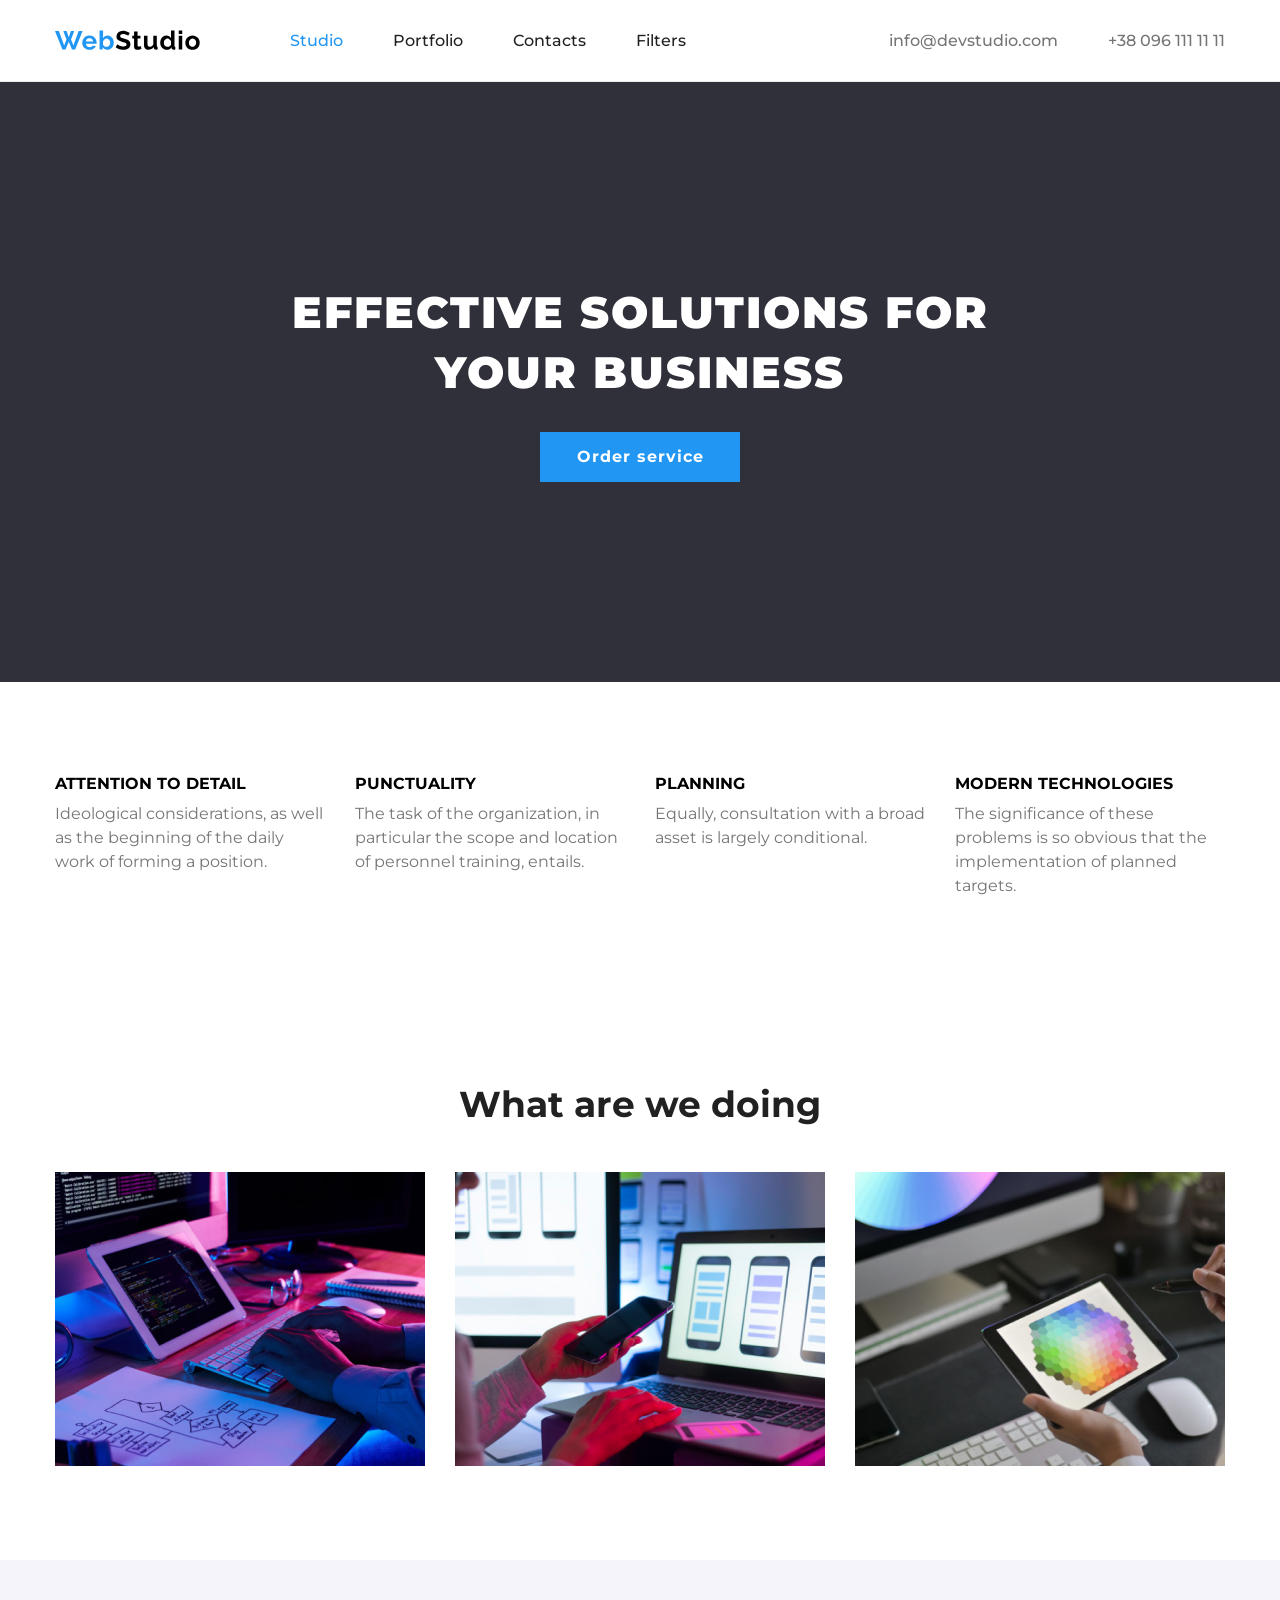
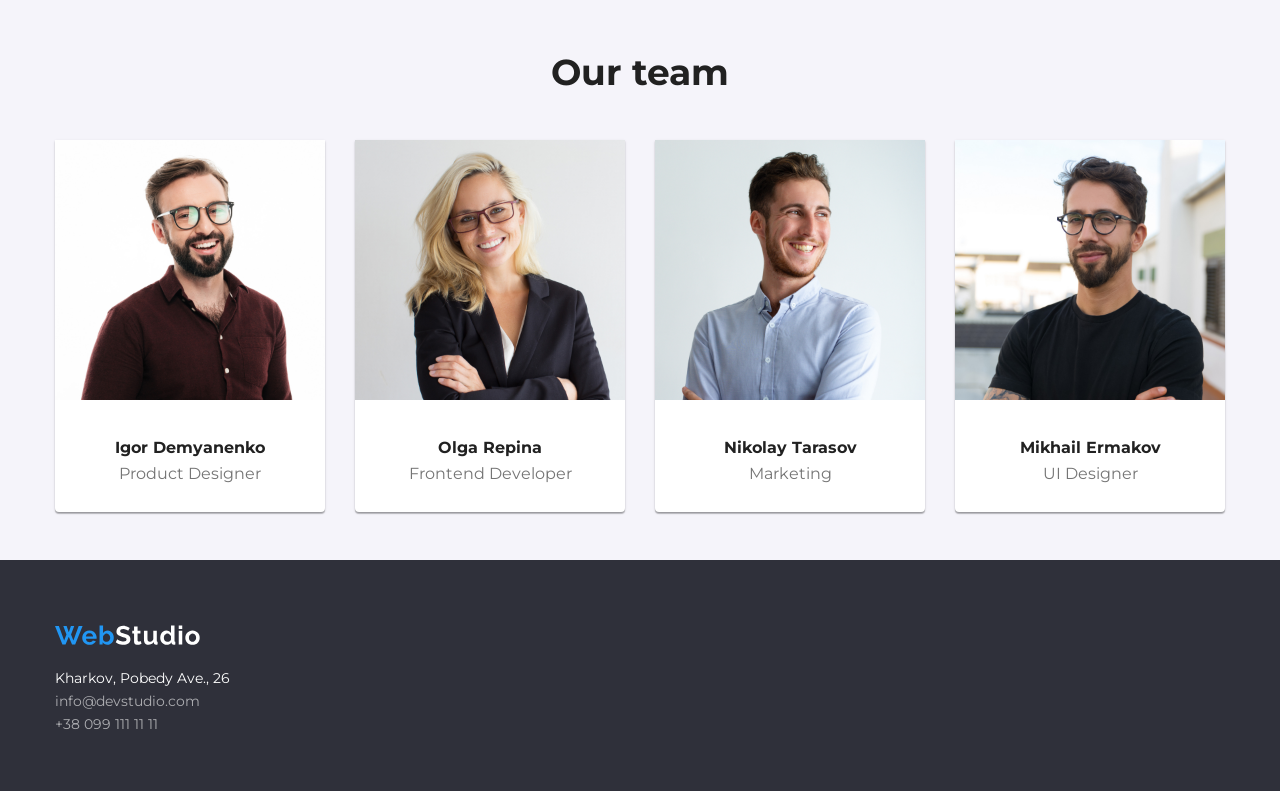
<file: index.html>
<!DOCTYPE html>
<html lang="en">

<head>
 <meta charset="UTF-8">
 <meta name="viewport" content="width=device-width, initial-scale=1.0">
 <title>Homework</title>
 <link rel="stylesheet" href="css/styles.css">
</head>


<body>
  <header class="header">
    <div class="container header-container">
      <a class="header-logo" href="#">
        <img src="img/header-logo.svg" alt="WebStudio" width= "145" height="31">
      </a>
      <div class="header-burger">
        <span></span>
      </div>


      <nav class="header-nav">
        <a class="active" href="#">Studio</a>
        <a href="portfolio.html">Portfolio</a>
        <a href="#">Contacts</a>
        <ul class="header-list">
          <li class="filters-list">
             <a href="#">Filters</a>
          <ul>
            <li>
              <a href="#">Web sites</a>
            </li>
            <li>
               <a href="#">Applications</a>
            </li>
            <li>
               <a href="#">Design</a>
            </li>
            <li>
               <a href="#">Marketing</a>
            </li>
             <ul class="header-list">
              <li class="filters-list">
               <a href="#">All</a>
               <ul class="header-list-second">
                <li class="dop-list">
                 <a href="#">Menu</a> 
                 </li>
                  <li class="dop-list">
                 <a href="#">Content</a> 
                </li>
               </ul>
            </li>
          </ul>   
          </li>
       </ul>
      </nav>
    

      <div class="header-info">
        <a href="mailto:info@devstudio.com">info@devstudio.com</a>
         <a href="tel:+380961111111">+38 096 111 11 11</a>
      </div>
    </div>
    </header>

    <main>
      <section class="hero">
        <div class="container">
          <div class="hero-box">
            <h1 class="hero-title">Effective solutions for your business</h1>
            <button class="btn">Order service</button>
          </div>
        </div>
      </section>

      <section class="about">
        <div class="container about-cards">
          <div class="about-card">
            <h2 class="Attention-to-detail">Attention to detail</h2>
            <p>Ideological considerations, as well as the beginning of the daily work of forming a position.</p>
          </div>
          <div class="about-card">
            <h2 class="Punctuality">Punctuality</h2>
            <p>The task of the organization, in particular the scope and location of personnel training, entails.</p>
          </div>
          <div class="about-card">
             <h2 class="Planning">Planning</h2>
             <p>Equally, consultation with a broad asset is largely conditional.</p>
          </div>
          <div class="about-card">
             <h2 class="Modern-technologies">Modern technologies</h2>
             <p>The significance of these problems is so obvious that the implementation of planned targets.</p>
          </div>
        </div>
      </section>

      <section class="do">
        <div class="container">
          <h2 class="do-title">What are we doing</h2>
          <div class="do-cards">
           <div class="do-card">
            <div>
              <img src="img/image-1.jpg" alt="content image" width="370" height="294">
            </div>
          </div>
           <div class="do-card">
            <div>
              <img src="img/image-2.jpg" alt="content image" width="370" height="294">
            </div>
           </div>
             <div class="do-card">
            <div>
              <img src="img/image-3.jpg" alt="content image" width="370" height="294">
            </div>
             </div>
          </div>
          </div>
      </section>

     <section class="team">
      <div class="container">
          <h2 class="do-title">Our team</h2>
           <div class="team-cards">
          <div class="team-card">
            <div class="box-team">
             <div><img src="img/team-1.jpg" alt="content image" width="270" height="260">
            </div>
              <div class="text-div">
              <h2 class="name">Igor Demyanenko</h2>
              <p class="prof">Product Designer</p>
              </div>
            </div>
          </div>
          <div class="team-card">
            <div class="box-team">
              <div><img src="img/team-2.jpg" alt="content image" width="270" height="260">
              </div>
              <div class="text-div">
              <h2 class="name">Olga Repina</h2>
              <p class="prof">Frontend Developer</p>
              </div>
            </div>
          </div>
          <div class="team-card">
            <div class="box-team">
            <div><img src="img/team-3.jpg" alt="content image" width="270" height="260">
            </div>
              <div class="text-div">
              <h2 class="name">Nikolay Tarasov</h2>
              <p class="prof">Marketing</p>
              </div>
            </div>
          </div>
          <div class="team-card">
            <div class="box-team">
              <div><img src="img/team-4.jpg" alt="content image" width="270" height="260">
              </div>
              <div class="text-div">
              <h2 class="name">Mikhail Ermakov</h2>
              <p class="prof">UI Designer</p>
              </div>
            </div>
        </div>
        </div>
        </div>
      </section>

       <section class="footer">
        <div class="container">
          <div class="logo-footer">
            <img src="img/footer-logo.svg" alt="content image" width="145" height="31">
          </div>
          <nav class="footer-nav">
            <div class="box-footer">
            <p class="footer-p">Kharkov, Pobedy Ave., 26</p>
              <a href="mailto:info@devstudio.com">info@devstudio.com</a>
               <a href="tel:+380961111111">+38 099 111 11 11</a>
                </nav>
               </div>
                </div>
              
               

       </section>

    </main>
</body>
</html>
</file>
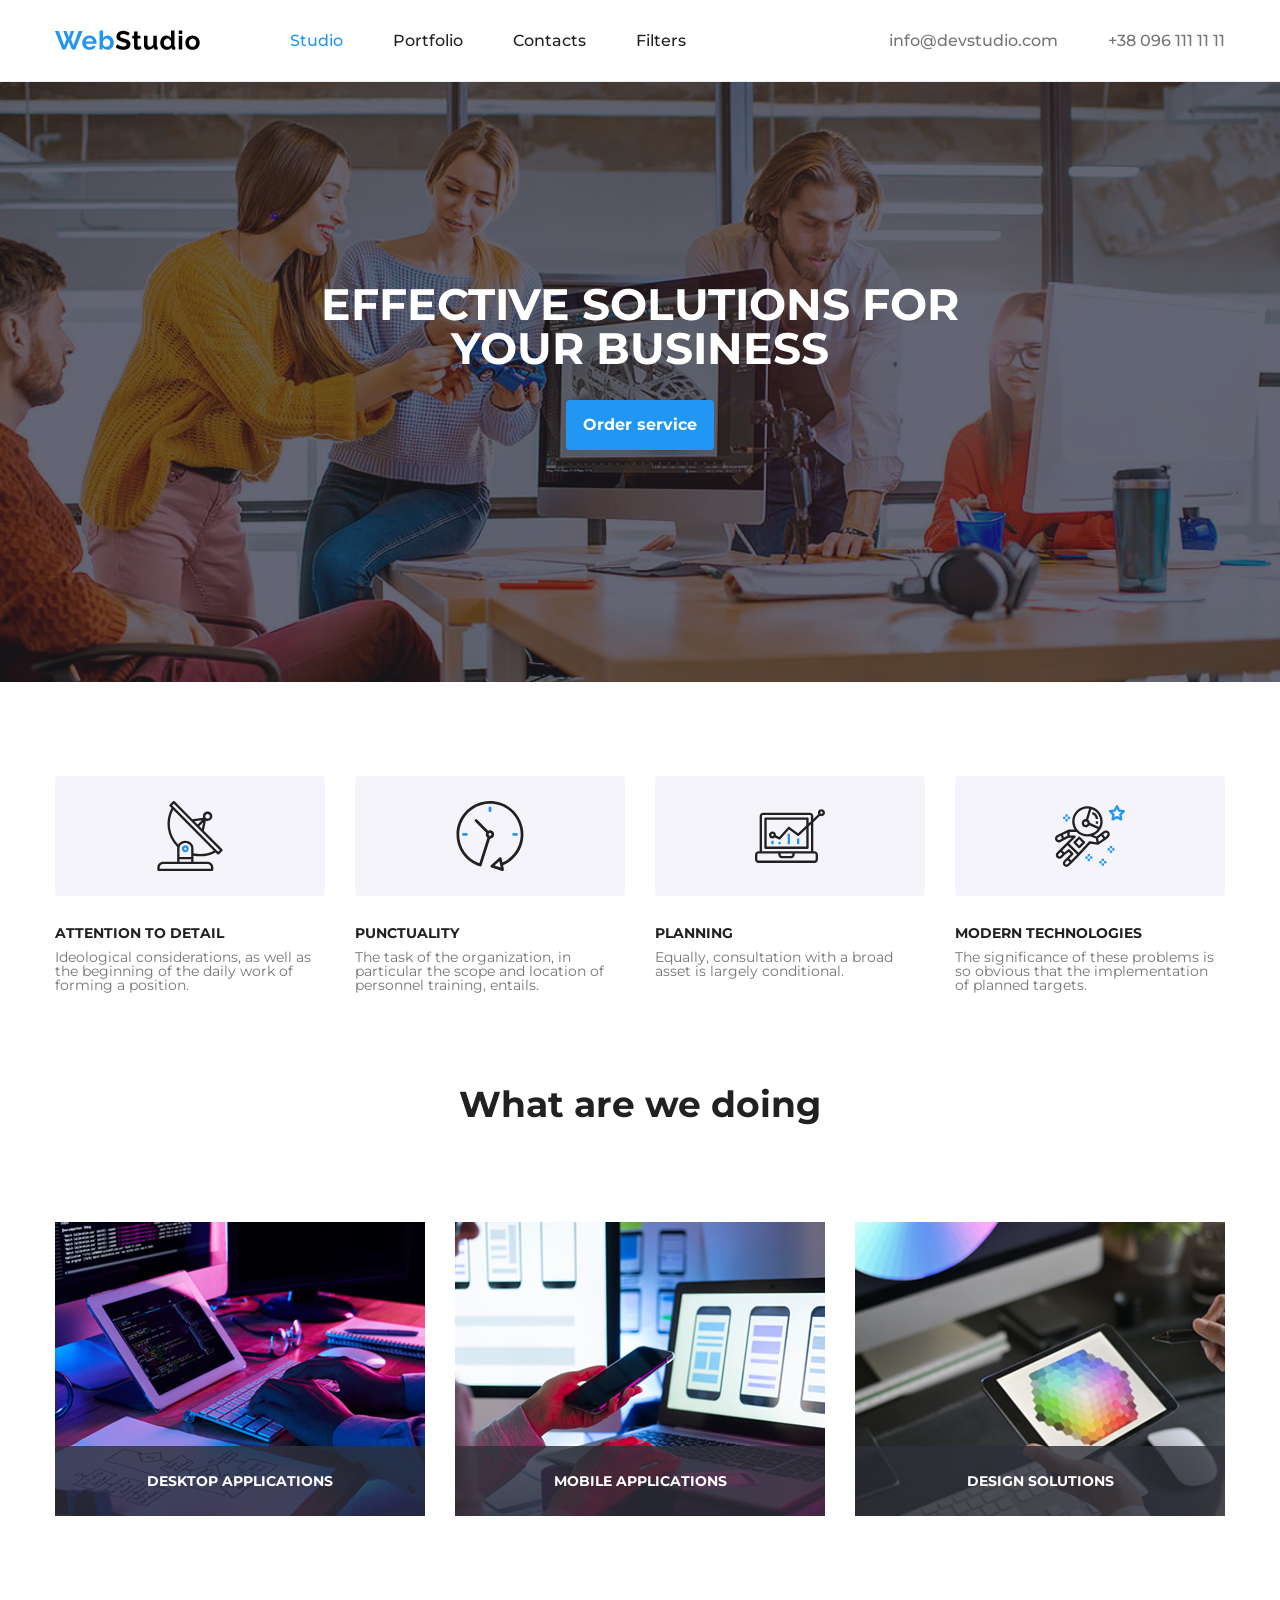
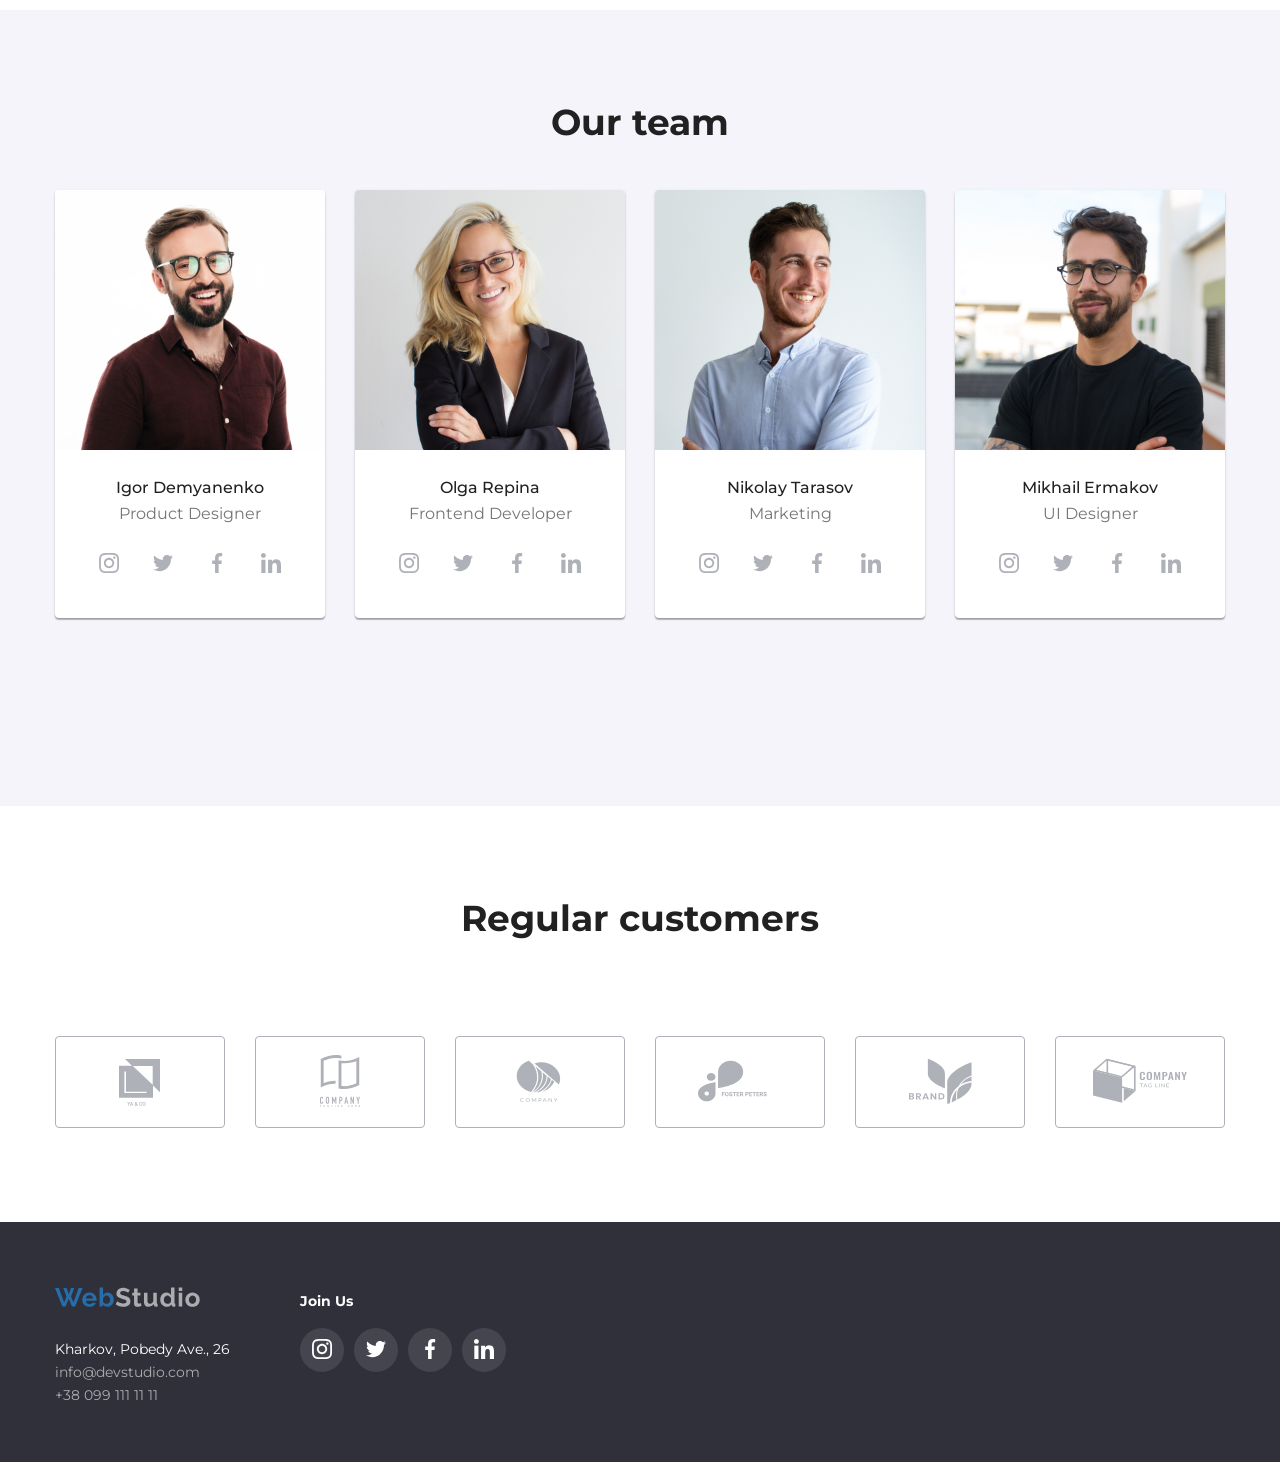
<file: page3.html>
<!DOCTYPE html>
<html lang="en">
<head>
  <meta charset="UTF-8" />
  <meta name="viewport" content="width=device-width, initial-scale=1.0" />
  <title>Homework</title>
  <link rel="stylesheet" href="css/styles.css" />
</head>

<body>
  <header class="header">
    <div class="container header-container">
      <a class="header-logo" href="#">
        <img src="img/header-logo.svg" alt="WebStudio" width="145" height="31" />
      </a>
      <nav class="header-nav">
        <a class="active" href="#">Studio</a>
        <a href="portfolio.html">Portfolio</a>
        <a href="#">Contacts</a>
        <ul class="header-list">
          <li class="filters-list">
            <a href="#">Filters</a>
            <ul>
              <li><a href="#">Web sites</a></li>
              <li><a href="#">Applications</a></li>
              <li><a href="#">Design</a></li>
              <li><a href="#">Marketing</a></li>
              <li class="filters-list">
                <a href="#">All</a>
                <ul class="header-list-second">
                  <li class="dop-list"><a href="#">Menu</a></li>
                  <li class="dop-list"><a href="#">Content</a></li>
                </ul>
              </li>
            </ul>
          </li>
        </ul>
      </nav>
      <div class="header-info">
        <a href="mailto:info@devstudio.com">info@devstudio.com</a>
        <a href="tel:+380961111111">+38 096 111 11 11</a>
      </div>
    </div>
  </header>

  <main>
    <div class="container-second">
      <div class="image-bg">
        <div class="content-wrapper">
          <h1 class="main-text">Effective solutions for your business</h1>
          <button class="button-second">Order service</button>
        </div>
      </div>
    </div>

    <div class="container">
      <div class="cards-main">
        <div class="antenna">
          <h1 class="text-h1">Attention to detail</h1>
          <p class="text-p">Ideological considerations, as well as the beginning of the daily work of forming a position.</p>
        </div>
        <div class="clock">
          <h1 class="text-h1">Punctuality</h1>
          <p class="text-p">The task of the organization, in particular the scope and location of personnel training, entails.</p>
        </div>
        <div class="diagram">
          <h1 class="text-h1">Planning</h1>
          <p class="text-p">Equally, consultation with a broad asset is largely conditional.</p>
        </div>
        <div class="astronaut">
          <h1 class="text-h1">Modern technologies</h1>
          <p class="text-p">The significance of these problems is so obvious that the implementation of planned targets.</p>
        </div>
      </div>
    </div>

    <div class="container image-cards">
      <h1 class="texth1">What are we doing</h1>
      <div class="card-wrapper">
        <div class="desctop"></div>
        <div class="mobile"></div>
        <div class="design1"></div>
      </div>
    </div>

    <div class="hero-second">
      <div class="team-second">
        <div class="container">
          <h2 class="team-title">Our team</h2>
          <div class="card-wrapper">
            <div class="card-second">
              <img src="img/team-1.jpg" alt="Igor Demyanenko" />
              <h3 class="card-name">Igor Demyanenko</h3>
              <p class="card-role">Product Designer</p>
              <ul class="social-icons">
                <li class="card-icons">
                  <a href="#">
                 <svg class="icons-social">
                  <use href="#instagram1"></use>
                </svg>
                </a>
                </li>
                <li class="card-icons">
                   <a href="#">
                 <svg class="icons-social">
                 <use href="#twitter1"></use>
                 </svg>
                 </a>
                </li>
                <li class="card-icons">
                    <a href="#">
                 <svg class="icons-social">
                 <use href="#facebook1"></use>
                 </svg>
                 </a>
                </li>
                <li class="card-icons">
                  <a href="#">
                 <svg class="icons-social">
                 <use href="#linkedin1"></use>
                 </svg>
                 </a>
                </li>
              </ul>
            </div>
            <div class="card-second">
              <img src="img/team-2.jpg" alt="Olga Repina" />
              <h3 class="card-name">Olga Repina</h3>
              <p class="card-role">Frontend Developer</p>
              <ul class="social-icons">
                 <li class="card-icons">
                  <a href="#">
                 <svg class="icons-social">
                  <use href="#instagram1"></use>
                </svg>
                </a>
                </li>
                <li class="card-icons">
                   <a href="#">
                 <svg class="icons-social">
                 <use href="#twitter1"></use>
                 </svg>
                 </a>
                </li>
                <li class="card-icons">
                    <a href="#">
                 <svg class="icons-social">
                 <use href="#facebook1"></use>
                 </svg>
                 </a>
                </li>
                <li class="card-icons">
                  <a href="#">
                 <svg class="icons-social">
                 <use href="#linkedin1"></use>
                 </svg>
                 </a>
                </li>
              </ul>
            </div>
            <div class="card-second">
              <img src="img/team-3.jpg" alt="Nikolay Tarasov" />
              <h3 class="card-name">Nikolay Tarasov</h3>
              <p class="card-role">Marketing</p>
              <ul class="social-icons">
               <li class="card-icons">
                  <a href="#">
                 <svg class="icons-social">
                  <use href="#instagram1"></use>
                </svg>
                </a>
                </li>
                <li class="card-icons">
                   <a href="#">
                 <svg class="icons-social">
                 <use href="#twitter1"></use>
                 </svg>
                 </a>
                </li>
                <li class="card-icons">
                    <a href="#">
                 <svg class="icons-social">
                 <use href="#facebook1"></use>
                 </svg>
                 </a>
                </li>
                <li class="card-icons">
                  <a href="#">
                 <svg class="icons-social">
                 <use href="#linkedin1"></use>
                 </svg>
                 </a>
                </li>
              </ul>
            </div>
            <div class="card-second">
              <img src="img/team-4.jpg" alt="Mikhail Ermakov" />
              <h3 class="card-name">Mikhail Ermakov</h3>
              <p class="card-role">UI Designer</p>
              <ul class="social-icons">
                <li class="card-icons">
                  <a href="#">
                 <svg class="icons-social">
                  <use href="#instagram1"></use>
                </svg>
                </a>
                </li>
                <li class="card-icons">
                   <a href="#">
                 <svg class="icons-social">
                 <use href="#twitter1"></use>
                 </svg>
                 </a>
                </li>
                <li class="card-icons">
                    <a href="#">
                 <svg class="icons-social">
                 <use href="#facebook1"></use>
                 </svg>
                 </a>
                </li>
                <li class="card-icons">
                  <a href="#">
                 <svg class="icons-social">
                 <use href="#linkedin1"></use>
                 </svg>
                 </a>
                </li>
              </ul>
            </div>
          </div>
        </div>
      </div>
    </div>
    <div class="customers">
      <div class="container">
        <h1 class="customers-title">Regular customers</h1>
         <div class="cards-wrapper">
  <div class="cards-block">
    <svg class="cards-icon">
      <use href="#logo1"></use>
    </svg>
  </div>
  <div class="cards-block">
    <svg class="cards-icon">
      <use href="#logo2"></use>
    </svg>
  </div>
  <div class="cards-block">
    <svg class="cards-icon">
      <use href="#logo3"></use>
    </svg>
  </div>
  <div class="cards-block">
    <svg class="cards-icon">
      <use href="#logo4"></use>
    </svg>
  </div>
  <div class="cards-block">
    <svg class="cards-icon">
      <use href="#logo5"></use>
    </svg>
  </div>
  <div class="cards-block">
    <svg class="cards-icon">
      <use href="#logo6"></use>
    </svg>
  </div>
</div>
      </div>
    </div>
  </main>

  <footer class="footer">
    <div class="container footer-container">
      <nav class="footer-nav">
        <div class="box-footer">
          <a href="#" class="logo-footer">
            <img src="img/footer-logo.svg" alt="content image" width="145" height="31"/>
          </a>
          <p class="footer-p">Kharkov, Pobedy Ave., 26</p>
          <a href="mailto:info@devstudio.com">info@devstudio.com</a>
          <a href="tel:+380961111111">+38 099 111 11 11</a>
        </div>
      </nav>
  <div class="footer-join">
  <p class="footer-join-title">Join Us</p>
  <ul class="footer-social-icons">
   <li class="footer-icon">
  <a href="#">
  <svg class="icon-footer">
    <use href="#instagram1"></use>
  </svg>
</a>
    </li>
    <li class="footer-icon">
      <a href="#">
        <svg class="icon-footer">
          <use href="#twitter1" />
        </svg>
      </a>
    </li>
    <li class="footer-icon">
      <a href="#">
        <svg class="icon-footer">
          <use href="#facebook1" />
        </svg>
      </a>
    </li>
    <li class="footer-icon">
      <a href="#">
        <svg class="icon-footer">
          <use href="#linkedin1" />
        </svg>
      </a>
    </li>
  </ul>
</div>

  </footer>
  <svg xmlns="http://www.w3.org/2000/svg"class="hidden">
    <symbol id="logo1"viewBox="0 0 106 60">
<path fill-rule="evenodd" clip-rule="evenodd" d="M38 7L45.0078 13.6341L32 13.6265V45.8137H66V33.507L73 40.1338V7H38ZM65.6924 32.7283L45.8226 13.918H65.6924V32.7283ZM59.5231 41.1055H37.3801V19.4579H38.9453V39.6397H59.5231V41.1055ZM42.6089 50.0991L41.791 51.7837L40.9731 50.0991H40.2871L41.481 52.3452V53.6538H42.1011V52.3452L43.2925 50.0991H42.6089ZM43.6367 53.6538L43.9248 52.8262H45.3018L45.5923 53.6538H46.2368L44.8916 50.0991H44.3374L42.9946 53.6538H43.6367ZM44.6133 50.8535L45.1284 52.3281H44.0981L44.6133 50.8535ZM47.8701 52.2427C47.7806 52.3794 47.7358 52.5299 47.7358 52.6943C47.7358 52.9938 47.8408 53.2371 48.0508 53.4243C48.2624 53.6099 48.5439 53.7026 48.8955 53.7026C49.2471 53.7026 49.5498 53.6074 49.8037 53.417L50.0039 53.6538H50.6924L50.1699 53.0361C50.375 52.7562 50.4775 52.3973 50.4775 51.9595H49.9624C49.9624 52.1987 49.9128 52.416 49.8135 52.6113L49.1274 51.8008L49.3691 51.625C49.54 51.5013 49.6629 51.3776 49.7378 51.2539C49.8127 51.1286 49.8501 50.9919 49.8501 50.8438C49.8501 50.6191 49.7671 50.4312 49.6011 50.2798C49.4367 50.1268 49.2251 50.0503 48.9663 50.0503C48.6798 50.0503 48.452 50.1317 48.2827 50.2944C48.1134 50.4556 48.0288 50.6753 48.0288 50.9536C48.0288 51.0675 48.0557 51.1855 48.1094 51.3076C48.1647 51.4297 48.2616 51.5778 48.3999 51.752C48.1362 51.9408 47.9596 52.1043 47.8701 52.2427ZM49.4741 53.0288C49.3 53.1623 49.1128 53.229 48.9126 53.229C48.7352 53.229 48.5936 53.1777 48.4878 53.0752C48.382 52.9727 48.3291 52.8392 48.3291 52.6748C48.3291 52.4844 48.4268 52.3151 48.6221 52.167L48.6978 52.1133L49.4741 53.0288ZM48.8369 51.4541C48.6693 51.2474 48.5854 51.0757 48.5854 50.939C48.5854 50.8201 48.6196 50.7217 48.688 50.6436C48.7563 50.5654 48.8483 50.5264 48.9639 50.5264C49.0713 50.5264 49.16 50.5597 49.23 50.6265C49.3 50.6916 49.335 50.7705 49.335 50.8633C49.335 51.0033 49.2845 51.118 49.1836 51.2075L49.1079 51.2686L48.8369 51.4541ZM54.623 53.3853C54.8672 53.172 55.0072 52.8758 55.043 52.4966H54.4277C54.3952 52.7505 54.3179 52.932 54.1958 53.041C54.0737 53.1501 53.8914 53.2046 53.6489 53.2046C53.3836 53.2046 53.1818 53.1037 53.0435 52.9019C52.9067 52.7 52.8384 52.4071 52.8384 52.0229V51.708C52.8416 51.3288 52.9149 51.0415 53.0581 50.8462C53.203 50.6493 53.4097 50.5508 53.6782 50.5508C53.9093 50.5508 54.0843 50.6077 54.2031 50.7217C54.3236 50.834 54.3984 51.0179 54.4277 51.2734H55.043C55.0039 50.8844 54.8647 50.5833 54.6255 50.3701C54.3862 50.1569 54.0705 50.0503 53.6782 50.0503C53.3869 50.0503 53.1297 50.1195 52.9067 50.2578C52.6854 50.3962 52.5153 50.5931 52.3965 50.8486C52.2777 51.1042 52.2183 51.3996 52.2183 51.7349V52.0669C52.2231 52.394 52.2842 52.6813 52.4014 52.9287C52.5186 53.1761 52.6846 53.3674 52.8994 53.5024C53.1159 53.6359 53.3657 53.7026 53.6489 53.7026C54.0542 53.7026 54.3789 53.5968 54.623 53.3853ZM58.2534 52.8872C58.3739 52.6235 58.4341 52.3175 58.4341 51.9692V51.7715C58.4325 51.4248 58.3706 51.1213 58.2485 50.8608C58.1265 50.5988 57.9531 50.3986 57.7285 50.2603C57.5055 50.1203 57.2492 50.0503 56.9595 50.0503C56.6698 50.0503 56.4126 50.1211 56.188 50.2627C55.965 50.4027 55.7917 50.6053 55.668 50.8706C55.5459 51.1359 55.4849 51.4419 55.4849 51.7886V51.9888C55.4865 52.3289 55.5483 52.6292 55.6704 52.8896C55.7941 53.1501 55.9683 53.3511 56.1929 53.4927C56.4191 53.6326 56.6763 53.7026 56.9644 53.7026C57.2557 53.7026 57.5129 53.6326 57.7358 53.4927C57.9604 53.3511 58.133 53.1493 58.2534 52.8872ZM57.5918 50.8779C57.7415 51.0879 57.8164 51.3898 57.8164 51.7837V51.9692C57.8164 52.3696 57.7423 52.674 57.5942 52.8823C57.4478 53.0907 57.2378 53.1948 56.9644 53.1948C56.6942 53.1948 56.4826 53.0882 56.3296 52.875C56.1782 52.6618 56.1025 52.3599 56.1025 51.9692V51.7642C56.1058 51.3817 56.1823 51.0863 56.332 50.8779C56.4834 50.668 56.6925 50.563 56.9595 50.563C57.2329 50.563 57.4437 50.668 57.5918 50.8779Z"/>
</symbol>
<symbol id="logo2" viewBox="0 0 106 60">
<path fill-rule="evenodd" clip-rule="evenodd" d="M50.1136 5.93452H49.977C49.7671 5.92181 49.5571 5.91672 49.3471 5.91163H49.3471H49.3269H48.8918C48.4946 5.91163 48.0898 5.92181 47.6876 5.94215C47.6573 5.93994 47.6269 5.93994 47.5966 5.94215C43.9522 6.14863 40.3817 7.05951 37.0805 8.62492L36.6479 8.83344V30.9746L37.6598 30.6313C38.5477 30.3261 39.4938 30.0515 40.4728 29.7972C43.1193 29.1178 45.8367 28.7567 48.568 28.7216V31.6306C48.2062 31.6332 47.8546 31.6434 47.503 31.6612H47.4195C45.3175 31.7765 43.2317 32.0967 41.1913 32.6173C38.6072 33.2643 36.1143 34.2357 33.7716 35.5086V7.11189C36.2047 5.69275 38.8253 4.62687 41.5556 3.94596C43.9527 3.32705 46.4169 3.00931 48.8918 3H49.3193C49.8303 3.01271 50.3287 3.0356 50.7967 3.0712C52.0297 3.15778 53.2528 3.35263 54.4521 3.65353V6.51685C53.2874 6.24551 52.1032 6.06695 50.9105 5.98284C50.8863 5.98079 50.8621 5.97872 50.8379 5.97666C50.5911 5.95561 50.344 5.93452 50.1136 5.93452ZM55.1528 8.86138C55.7877 8.9097 56.4455 8.93259 57.1108 8.93259C59.7125 8.92307 62.3031 8.59083 64.8239 7.94339C67.4068 7.29396 69.8986 6.32178 72.2411 5.04956V32.9402C69.8067 34.3585 67.1853 35.4243 64.4546 36.1061C62.0571 36.7227 59.5931 37.0395 57.1184 37.0496C55.2433 37.0647 53.3737 36.8443 51.553 36.3935V8.32229C51.983 8.42146 52.4257 8.51301 52.876 8.58929C53.6147 8.7139 54.3939 8.80544 55.1528 8.86138ZM69.3471 9.07753L68.3352 9.41828C67.4042 9.73106 66.4657 10.0108 65.5221 10.26C62.7749 10.966 59.9514 11.3281 57.1158 11.3382C56.4556 11.3382 55.8485 11.3204 55.2616 11.2822L54.4546 11.2288V31.3178V34.0057L55.1477 34.0667C55.7903 34.1227 56.4531 34.1506 57.1209 34.1506C59.3544 34.1412 61.5781 33.8533 63.7412 33.2937C65.5223 32.8469 67.2552 32.2243 68.9145 31.4348L69.3471 31.2263V9.07753Z"/>
<path d="M35.7371 45.212C35.5917 45.0611 35.4163 44.9427 35.2224 44.8642C35.0284 44.7858 34.8203 44.7492 34.6114 44.7568C34.3888 44.7539 34.1678 44.7954 33.9613 44.8789C33.7719 44.9543 33.5998 45.0677 33.4553 45.212C33.3125 45.3568 33.2013 45.5301 33.129 45.7206C33.0497 45.9203 33.0101 46.1337 33.0126 46.3487V50.1427C33.0036 50.4101 33.0546 50.676 33.1619 50.9209C33.2514 51.1153 33.3807 51.2886 33.5413 51.4294C33.693 51.5571 33.871 51.6492 34.0625 51.699C34.2469 51.7508 34.4376 51.7774 34.6291 51.7778C34.8404 51.7799 35.0495 51.7348 35.2413 51.6456C35.4309 51.5626 35.6028 51.4434 35.7473 51.2947C35.8881 51.1473 36.0005 50.9748 36.0786 50.7861C36.1597 50.5948 36.201 50.3888 36.2001 50.1809V49.7562H35.2084V50.0944C35.2114 50.2099 35.1916 50.3248 35.1502 50.4326C35.1179 50.5134 35.0688 50.5862 35.006 50.6462C34.9446 50.6959 34.8742 50.733 34.7986 50.7556C34.7316 50.7779 34.6617 50.7899 34.5912 50.7912C34.5026 50.8015 34.413 50.7881 34.3312 50.7524C34.2495 50.7166 34.1786 50.6599 34.1257 50.5877C34.0322 50.4353 33.9864 50.2581 33.9942 50.0792V46.542C33.988 46.3458 34.0297 46.1511 34.1156 45.9749C34.1671 45.8948 34.2399 45.8309 34.3258 45.7904C34.4117 45.75 34.5071 45.7346 34.6013 45.746C34.6868 45.743 34.7717 45.7608 34.8488 45.798C34.9259 45.8352 34.9929 45.8907 35.044 45.9596C35.155 46.1053 35.213 46.2848 35.2084 46.4682V46.7963H36.19V46.4097C36.1919 46.1827 36.1507 45.9575 36.0685 45.746C35.9953 45.5473 35.8825 45.3656 35.7371 45.212Z"/>
<path d="M41.6289 45.169C41.3127 44.902 40.9136 44.7545 40.5007 44.752C40.2987 44.7528 40.0984 44.7889 39.9087 44.8588C39.7161 44.9278 39.5384 45.0331 39.3851 45.169C39.2208 45.3167 39.0897 45.4978 39.0005 45.7005C38.9006 45.9322 38.8515 46.1828 38.8563 46.4354V50.0743C38.8495 50.3302 38.8987 50.5846 39.0005 50.8193C39.0903 51.015 39.2215 51.1886 39.3851 51.3279C39.5367 51.4687 39.7147 51.5776 39.9087 51.6483C40.0984 51.7181 40.2987 51.7543 40.5007 51.7551C40.7027 51.7547 40.9031 51.7186 41.0926 51.6483C41.29 51.5766 41.4719 51.4679 41.6289 51.3279C41.7871 51.186 41.9145 51.0129 42.0033 50.8193C42.1051 50.5846 42.1544 50.3302 42.1475 50.0743V46.4354C42.1524 46.1828 42.1032 45.9322 42.0033 45.7005C41.9151 45.5 41.7878 45.3193 41.6289 45.169ZM41.166 50.0743C41.1743 50.1713 41.1609 50.2689 41.1268 50.36C41.0926 50.4511 41.0386 50.5333 40.9687 50.6007C40.8377 50.7105 40.6725 50.7707 40.5019 50.7707C40.3313 50.7707 40.1662 50.7105 40.0352 50.6007C39.9652 50.5333 39.9112 50.4511 39.8771 50.36C39.8429 50.2689 39.8295 50.1713 39.8379 50.0743V46.4354C39.8295 46.3384 39.8429 46.2407 39.8771 46.1496C39.9112 46.0585 39.9652 45.9763 40.0352 45.909C40.1662 45.7991 40.3313 45.739 40.5019 45.739C40.6725 45.739 40.8377 45.7991 40.9687 45.909C41.0386 45.9763 41.0926 46.0585 41.1268 46.1496C41.1609 46.2407 41.1743 46.3384 41.166 46.4354V50.0743Z"/>
<path d="M49.3673 51.6993V44.8105H48.4136L47.1614 48.4571H47.1437L45.8813 44.8105H44.9377V51.6993H45.9218V47.5086H45.9395L46.9033 50.4711H47.3941L48.3655 47.5086H48.3832V51.6993H49.3673Z"/>
<path d="M54.9581 45.294C54.8065 45.124 54.6153 44.9947 54.4015 44.9177C54.1712 44.8428 53.9302 44.8067 53.6881 44.8109H52.226V51.6996H53.2075V49.0092H53.7134C54.0197 49.0232 54.3244 48.9584 54.5988 48.8211C54.822 48.6971 55.0081 48.5154 55.1377 48.2947C55.2512 48.1114 55.3277 47.9075 55.3628 47.6945C55.4014 47.4353 55.4192 47.1734 55.4159 46.9113C55.4255 46.5805 55.3932 46.2498 55.3198 45.9272C55.2543 45.6888 55.1299 45.471 54.9581 45.294ZM54.4521 47.3945C54.4479 47.5192 54.4168 47.6415 54.361 47.753C54.3049 47.859 54.2162 47.9437 54.1081 47.9946C53.9627 48.0596 53.8041 48.0892 53.6451 48.0811H53.1974V45.739H53.7033C53.8557 45.7316 54.0075 45.7612 54.146 45.8255C54.2475 45.8837 54.3281 45.9727 54.3762 46.0798C54.4299 46.2008 54.4591 46.3313 54.4622 46.4638C54.4622 46.6087 54.4622 46.7613 54.4622 46.9215C54.4622 47.0817 54.4723 47.247 54.4622 47.3945H54.4521Z"/>
<path d="M59.6077 44.8105H58.8032L57.2854 51.6993H58.2669L58.5553 50.2193H59.8935L60.1819 51.6993H61.1635L59.6077 44.8105ZM58.702 49.281L59.1852 46.7838H59.2029L59.6836 49.281H58.702Z"/>
<path d="M65.9497 48.9606H65.932L64.4496 44.8105H63.506V51.6993H64.4875V47.5569H64.5078L66.0079 51.6993H66.9312V44.8105H65.9497V48.9606Z"/>
<path d="M71.9476 44.8105L71.1583 47.5493H71.1381L70.3488 44.8105H69.3091L70.6574 48.7877V51.6993H71.639V48.7877L72.9873 44.8105H71.9476Z"/>
<path d="M33 53.6442H33.4731V54.9716H33.7943V53.6442H34.2649V53.3721H33V53.6442Z"/>
<path d="M36.9767 53.3721L36.3569 54.9716H36.6984L36.83 54.6079H37.4675L37.6041 54.9716H37.9532L37.3182 53.3721H36.9767ZM36.9261 54.3384L37.1437 53.7459L37.3612 54.3384H36.9261Z"/>
<path d="M40.9079 54.3821H41.2773V54.5881C41.1694 54.6746 41.0358 54.722 40.8978 54.7229C40.8333 54.7265 40.7689 54.7145 40.7099 54.688C40.6509 54.6614 40.5991 54.6211 40.5588 54.5703C40.474 54.4485 40.4322 54.3017 40.4399 54.1533C40.4399 53.7973 40.5942 53.6193 40.9003 53.6193C40.9809 53.6112 41.0617 53.6325 41.128 53.6791C41.1944 53.7257 41.2419 53.7947 41.2621 53.8735L41.5783 53.8125C41.51 53.4997 41.2849 53.3421 40.9003 53.3421C40.6947 53.3366 40.4947 53.4103 40.3413 53.5481C40.2607 53.6276 40.1983 53.7239 40.1586 53.8302C40.1188 53.9365 40.1026 54.0502 40.1111 54.1634C40.1017 54.3823 40.1749 54.5966 40.316 54.7636C40.3943 54.8444 40.4892 54.9071 40.594 54.9475C40.6988 54.9879 40.8111 55.0049 40.9231 54.9975C41.1734 55.0045 41.4165 54.9133 41.6011 54.7432V54.1126H40.9079V54.3821Z"/>
<path d="M44.9226 53.3721H44.5988V54.9716H45.7194V54.6995H44.9226V53.3721Z"/>
<path d="M48.3175 53.3721H47.9937V54.9716H48.3175V53.3721Z"/>
<path d="M51.6365 54.4401L50.9813 53.3721H50.6676V54.9716H50.9686V53.9264L51.6112 54.9716H51.9325V53.3721H51.6365V54.4401Z"/>
<path d="M54.6368 54.2672H55.4337V53.9951H54.6368V53.6442H55.4944V53.3721H54.313V54.9716H55.5273V54.6995H54.6368V54.2672Z"/>
<path d="M61.9122 54.0027H61.2823V53.3721H60.9611V54.9716H61.2823V54.2723H61.9122V54.9716H62.2335V53.3721H61.9122V54.0027Z"/>
<path d="M64.9302 54.2672H65.7296V53.9951H64.9302V53.6442H65.7903V53.3721H64.6089V54.9716H65.8206V54.6995H64.9302V54.2672Z"/>
<path d="M69.0233 54.2674C69.3015 54.2241 69.4432 54.0766 69.4432 53.8224C69.4513 53.7543 69.441 53.6854 69.4134 53.6227C69.3858 53.5601 69.3419 53.5061 69.2863 53.4663C69.1415 53.3936 68.9799 53.3611 68.8183 53.3723H68.1404V54.9717H68.4617V54.303H68.5249C68.5934 54.2987 68.6619 54.3109 68.7247 54.3386C68.7717 54.3675 68.8108 54.4077 68.8386 54.4555L69.1877 54.9641H69.5722L69.3774 54.6513C69.2913 54.4969 69.1699 54.3653 69.0233 54.2674ZM68.6994 54.0461H68.4617V53.6444H68.7146C68.8248 53.6354 68.9357 53.6484 69.041 53.6825C69.0644 53.7031 69.0828 53.7288 69.095 53.7576C69.1072 53.7865 69.1127 53.8176 69.1113 53.8489C69.1098 53.8802 69.1014 53.9107 69.0866 53.9382C69.0718 53.9658 69.051 53.9896 69.0258 54.008C68.9202 54.0404 68.8096 54.0533 68.6994 54.0461Z"/>
<path d="M72.1096 54.2672H72.9064V53.9951H72.1096V53.6442H72.9697V53.3721H71.7858V54.9716H73V54.6995H72.1096V54.2672Z"/>
</symbol>

<symbol id="logo3"
 viewBox="0 0 106 60">
<path d="M36.4063 49.1018C36.4222 49.1022 36.4379 49.1053 36.4524 49.111C36.4669 49.1167 36.4799 49.1248 36.4908 49.135L36.7089 49.3435C36.5396 49.5122 36.3304 49.6472 36.0955 49.7391C35.8204 49.8395 35.5239 49.8879 35.2257 49.8813C34.9455 49.8863 34.6671 49.8411 34.4078 49.7486C34.1739 49.6636 33.9638 49.536 33.7916 49.3743C33.6159 49.2065 33.4805 49.01 33.3935 48.7962C33.2982 48.5578 33.2512 48.3069 33.2545 48.0546C33.2506 47.8007 33.3015 47.5483 33.4044 47.3107C33.4997 47.0955 33.6433 46.8989 33.827 46.7326C34.0132 46.5694 34.2359 46.4412 34.4814 46.3558C34.7499 46.2654 35.0359 46.2203 35.3239 46.2232C35.5914 46.2175 35.8575 46.2586 36.1064 46.344C36.3223 46.4254 36.5206 46.5384 36.6926 46.6781L36.5099 46.9008C36.4973 46.9165 36.4816 46.9301 36.4635 46.941C36.442 46.9539 36.4159 46.9598 36.3899 46.9576C36.3616 46.9559 36.3343 46.9478 36.3109 46.9339L36.2127 46.8747L36.0764 46.7989C36.0175 46.7707 35.9565 46.7462 35.8937 46.7255C35.8128 46.7003 35.7299 46.6805 35.6456 46.6662C35.5386 46.6491 35.4299 46.6412 35.3211 46.6425C35.1138 46.6403 34.908 46.6741 34.7159 46.742C34.5367 46.805 34.375 46.9003 34.2415 47.0216C34.1055 47.1507 34.0007 47.3021 33.9334 47.467C33.8566 47.6556 33.8187 47.8545 33.8216 48.0546C33.8183 48.2578 33.8561 48.4598 33.9334 48.6516C33.9999 48.8151 34.1027 48.9656 34.236 49.0947C34.3609 49.215 34.5157 49.309 34.6886 49.3695C34.8666 49.4336 35.0576 49.4659 35.2503 49.4643C35.3615 49.4658 35.4728 49.4594 35.5829 49.4453C35.7627 49.4263 35.9351 49.372 36.0873 49.2866C36.1636 49.2429 36.2356 49.1937 36.3027 49.1397C36.3307 49.1165 36.3676 49.103 36.4063 49.1018Z"/>
<path d="M42.7044 48.0537C42.7078 48.3051 42.6579 48.5548 42.5572 48.7905C42.4684 49.0042 42.3284 49.1992 42.1465 49.3625C41.9646 49.5259 41.745 49.6539 41.5021 49.7381C40.9683 49.915 40.3782 49.915 39.8444 49.7381C39.603 49.6526 39.3848 49.5243 39.2037 49.3614C39.0219 49.1951 38.8809 48.9984 38.7893 48.7834C38.5929 48.3062 38.5929 47.7846 38.7893 47.3074C38.8823 47.0922 39.0231 46.895 39.2037 46.727C39.3864 46.5693 39.6045 46.4459 39.8444 46.3646C40.3775 46.1845 40.969 46.1845 41.5021 46.3646C41.7443 46.45 41.9634 46.5783 42.1455 46.7412C42.325 46.9059 42.465 47.1 42.5572 47.3122C42.6582 47.5494 42.7081 47.8008 42.7044 48.0537ZM42.1319 48.0537C42.1362 47.8526 42.1011 47.6523 42.0283 47.4614C41.9672 47.2979 41.8679 47.1471 41.7366 47.0184C41.6087 46.8967 41.4513 46.8012 41.2758 46.7389C40.8879 46.6093 40.4586 46.6093 40.0707 46.7389C39.8952 46.8012 39.7378 46.8967 39.6099 47.0184C39.4768 47.1463 39.3764 47.2973 39.3155 47.4614C39.1768 47.8471 39.1768 48.2603 39.3155 48.646C39.377 48.8098 39.4773 48.9607 39.6099 49.089C39.7379 49.2099 39.8953 49.3046 40.0707 49.3661C40.4593 49.4924 40.8872 49.4924 41.2758 49.3661C41.4512 49.3046 41.6086 49.2099 41.7366 49.089C41.8673 48.96 41.9665 48.8093 42.0283 48.646C42.1015 48.4551 42.1365 48.2548 42.1319 48.0537Z"/>
<path d="M47.0013 48.6746L47.0586 48.8072C47.0804 48.7599 47.0995 48.7172 47.1213 48.6746C47.1421 48.63 47.1657 48.5865 47.1922 48.5443L48.5854 46.3437C48.6127 46.3058 48.6372 46.2821 48.6645 46.275C48.7015 46.2652 48.7403 46.2612 48.779 46.2632H49.1907V49.8424H48.7026V47.2107C48.7026 47.1775 48.7026 47.1396 48.7026 47.0994C48.7 47.0583 48.7 47.0172 48.7026 46.9762L47.3012 49.2076C47.2834 49.241 47.255 49.2692 47.2192 49.289C47.1834 49.3087 47.1418 49.3191 47.0995 49.3189H47.0204C46.9779 49.3194 46.9362 49.3091 46.9004 49.2894C46.8646 49.2696 46.8362 49.2412 46.8186 49.2076L45.3763 46.962C45.3763 47.0046 45.3763 47.0472 45.3763 47.0899C45.3763 47.1325 45.3763 47.1704 45.3763 47.2036V49.8353H44.9047V46.2632H45.3164C45.355 46.2612 45.3938 46.2652 45.4309 46.275C45.4647 46.2896 45.4916 46.3139 45.5072 46.3437L46.9304 48.5467C46.9584 48.5874 46.9821 48.6302 47.0013 48.6746Z"/>
<path d="M52.2444 48.4967V49.8374H51.6991V46.2631H52.9151C53.1446 46.2592 53.3735 46.2856 53.594 46.3412C53.7705 46.3847 53.9341 46.4606 54.0739 46.5639C54.195 46.6607 54.2883 46.7807 54.3465 46.9145C54.4109 47.0603 54.4423 47.2155 54.4392 47.3716C54.4416 47.5284 54.4073 47.6839 54.3383 47.8288C54.2728 47.9659 54.1721 48.0882 54.0439 48.1864C53.904 48.294 53.7395 48.3747 53.5613 48.4233C53.349 48.4822 53.127 48.5103 52.9042 48.5062L52.2444 48.4967ZM52.2444 48.113H52.9042C53.0475 48.1146 53.1902 48.0962 53.3268 48.0585C53.4395 48.0256 53.5433 47.9732 53.6322 47.9046C53.7141 47.839 53.7775 47.758 53.8176 47.6677C53.8622 47.5722 53.8844 47.4699 53.883 47.3669C53.8893 47.2675 53.8707 47.1681 53.8283 47.0757C53.7859 46.9832 53.7208 46.8999 53.6376 46.8315C53.4293 46.6902 53.1677 46.6218 52.9042 46.6397H52.2444V48.113Z"/>
<path d="M59.5731 49.8423H59.1423C59.0991 49.8437 59.0566 49.832 59.0223 49.8091C58.9914 49.7868 58.9671 49.7584 58.9514 49.7262L58.5806 48.8615H56.7185L56.334 49.7262C56.3199 49.7578 56.2964 49.7856 56.2659 49.8067C56.2312 49.831 56.1877 49.8436 56.1432 49.8423H55.7124L57.3483 46.2627H57.9154L59.5731 49.8423ZM56.8739 48.5133H58.4116L57.7627 47.0563C57.7131 46.9467 57.6721 46.8343 57.64 46.7199L57.5773 46.9071C57.5582 46.9639 57.5364 47.016 57.5173 47.0587L56.8739 48.5133Z"/>
<path d="M61.9288 46.2794C61.9614 46.2949 61.9894 46.3168 62.0106 46.3433L64.3962 49.0416C64.3962 48.9989 64.3962 48.9563 64.3962 48.916C64.3962 48.8758 64.3962 48.8355 64.3962 48.7976V46.2628H64.8843V49.8423H64.6116C64.5729 49.8433 64.5345 49.836 64.4998 49.821C64.4662 49.8039 64.4365 49.7814 64.4126 49.7546L62.0297 47.0587C62.0323 47.0998 62.0323 47.1409 62.0297 47.1819C62.0297 47.2222 62.0297 47.2577 62.0297 47.2909V49.8423H61.5416V46.2628H61.8306C61.8644 46.262 61.8979 46.2676 61.9288 46.2794Z"/>
<path d="M68.9031 48.4193V49.8407H68.3578V48.4193L66.8501 46.2635H67.3381C67.3802 46.2614 67.4218 46.2723 67.4554 46.2943C67.4851 46.3173 67.51 46.3446 67.529 46.3749L68.4724 47.7655C68.5105 47.8247 68.5432 47.8792 68.5705 47.9313C68.5978 47.9834 68.6196 48.0332 68.6387 48.0829L68.7096 47.9289C68.736 47.8726 68.767 47.818 68.8023 47.7655L69.732 46.3654C69.7516 46.3375 69.7754 46.312 69.8029 46.2896C69.8352 46.265 69.8772 46.2523 69.9201 46.2541H70.4136L68.9031 48.4193Z"/>
<path d="M46.7314 40.2563C46.9686 40.2823 47.2086 40.3036 47.4512 40.3226C51.1301 38.8927 54.2422 36.5525 56.3987 33.5943C58.5552 30.6362 59.6603 27.1914 59.5759 23.6905L55.5216 20.168C56.346 23.8953 55.9604 27.7483 54.408 31.2961C52.8555 34.8438 50.1976 37.9462 46.7314 40.2563Z"/>
<path d="M45.2837 40.0929L45.3928 40.1118C49.0966 37.81 51.9205 34.5957 53.4993 30.8845C55.078 27.1733 55.3389 23.1359 54.2483 19.2945L48.4737 14.2773C50.8094 18.4014 51.7495 23.0168 51.1848 27.5868C50.6201 32.1568 48.5737 36.4936 45.2837 40.0929Z"/>
<path d="M64.868 27.8271C63.8869 31.6737 61.5042 35.1429 58.0736 37.7195C57.0717 38.4761 55.991 39.1502 54.8455 39.733C57.6389 39.0196 60.2065 37.7584 62.3503 36.0466C64.494 34.3347 66.1567 32.218 67.21 29.8596L64.868 27.8271Z"/>
<path d="M63.949 27.2604L60.6146 24.3633C60.5508 27.6664 59.47 30.8944 57.4845 33.7117C55.499 36.5291 52.6813 38.833 49.3242 40.3841H49.3406C50.0887 40.3838 50.8362 40.3451 51.579 40.268C54.7164 39.1554 57.488 37.3853 59.6464 35.1156C61.8049 32.8459 63.283 30.1472 63.949 27.2604Z"/>
<path d="M45.7663 12.1612L41.7883 8.7002C38.2322 9.89415 35.1738 11.9931 33.0134 14.7223C30.8529 17.4515 29.6912 20.6838 29.6801 23.9961V23.9961C29.6934 27.6562 31.1113 31.2079 33.7093 34.089C36.3073 36.9702 39.9371 39.0162 44.0241 39.9033C47.6725 36.0412 49.8086 31.269 50.1219 26.28C50.4352 21.291 48.9094 16.3452 45.7663 12.1612Z"/>
<path d="M73.1401 26.7277C73.1257 22.3852 71.1339 18.2242 67.5997 15.1535C64.0656 12.0829 59.2764 10.3524 54.2784 10.3399C51.9688 10.3378 49.6789 10.7081 47.5249 11.4319L71.8805 32.593C72.7144 30.7225 73.1415 28.7337 73.1401 26.7277Z"/>
</symbol>
<symbol id="logo4" viewBox="0 0 106 60">
<path d="M24.1462 21.1035H24.1433C21.7453 21.1035 19.8013 22.8311 19.8013 24.9622V24.9647C19.8013 27.0958 21.7453 28.8234 24.1433 28.8234H24.1462C26.5442 28.8234 28.4882 27.0958 28.4882 24.9647V24.9622C28.4882 22.8311 26.5442 21.1035 24.1462 21.1035Z"/>
<path d="M56.195 19.8695C56.1882 16.9095 54.8623 14.0725 52.5074 11.9792C50.1525 9.88592 46.9604 8.70692 43.6297 8.7002V8.7002C40.298 8.70557 37.1045 9.88398 34.7484 11.9774C32.3922 14.0708 31.0655 16.9087 31.0587 19.8695V36.1924C31.0587 36.1924 56.1922 33.7047 56.195 19.8721V19.8695Z"/>
<path d="M11 41.5495C11.006 43.6091 11.9291 45.5828 13.5676 47.0394C15.2061 48.496 17.4267 49.317 19.7442 49.3231C22.0612 49.317 24.2814 48.4963 25.9197 47.0403C27.5581 45.5843 28.4816 43.6112 28.4884 41.552V30.1943C28.4884 30.1943 11 31.9266 11 41.5495ZM19.7442 43.5844C19.2913 43.5844 18.8486 43.4651 18.472 43.2415C18.0955 43.0179 17.802 42.7001 17.6287 42.3282C17.4554 41.9564 17.41 41.5472 17.4984 41.1525C17.5867 40.7577 17.8048 40.3951 18.125 40.1105C18.4453 39.8259 18.8533 39.6321 19.2975 39.5536C19.7416 39.4751 20.202 39.5154 20.6205 39.6694C21.0389 39.8234 21.3965 40.0843 21.6481 40.4189C21.8997 40.7535 22.034 41.147 22.034 41.5495C22.0351 41.8173 21.9767 42.0828 21.8622 42.3306C21.7476 42.5783 21.5791 42.8036 21.3664 42.9933C21.1536 43.1831 20.9008 43.3337 20.6224 43.4364C20.3441 43.5392 20.0456 43.5921 19.7442 43.5921V43.5844Z"/>
<path d="M37.4177 42.4639H35.7302V44.207H34.8513V39.9414H37.6287V40.6533H35.7302V41.7549H37.4177V42.4639ZM41.6423 42.1709C41.6423 42.5908 41.5681 42.959 41.4197 43.2754C41.2712 43.5918 41.0583 43.8359 40.781 44.0078C40.5056 44.1797 40.1892 44.2656 39.8318 44.2656C39.4783 44.2656 39.1628 44.1807 38.8855 44.0107C38.6082 43.8408 38.3933 43.5986 38.241 43.2842C38.0886 42.9678 38.0115 42.6045 38.0095 42.1943V41.9834C38.0095 41.5635 38.0847 41.1943 38.2351 40.876C38.3875 40.5557 38.6013 40.3105 38.8767 40.1406C39.1541 39.9688 39.4705 39.8828 39.8259 39.8828C40.1814 39.8828 40.4968 39.9688 40.7722 40.1406C41.0496 40.3105 41.2634 40.5557 41.4138 40.876C41.5662 41.1943 41.6423 41.5625 41.6423 41.9805V42.1709ZM40.7517 41.9775C40.7517 41.5303 40.6716 41.1904 40.5115 40.958C40.3513 40.7256 40.1228 40.6094 39.8259 40.6094C39.531 40.6094 39.3035 40.7246 39.1433 40.9551C38.9832 41.1836 38.9021 41.5195 38.9001 41.9629V42.1709C38.9001 42.6064 38.9802 42.9443 39.1404 43.1846C39.3005 43.4248 39.531 43.5449 39.8318 43.5449C40.1267 43.5449 40.3533 43.4297 40.5115 43.1992C40.6697 42.9668 40.7498 42.6289 40.7517 42.1855V41.9775ZM44.4929 43.0879C44.4929 42.9219 44.4343 42.7949 44.3171 42.707C44.2 42.6172 43.989 42.5234 43.6843 42.4258C43.3796 42.3262 43.1384 42.2285 42.9607 42.1328C42.4763 41.8711 42.2341 41.5186 42.2341 41.0752C42.2341 40.8447 42.2986 40.6396 42.4275 40.46C42.5583 40.2783 42.7449 40.1367 42.9871 40.0352C43.2312 39.9336 43.5046 39.8828 43.8074 39.8828C44.1121 39.8828 44.3835 39.9385 44.6218 40.0498C44.8601 40.1592 45.0447 40.3145 45.1755 40.5156C45.3083 40.7168 45.3748 40.9453 45.3748 41.2012H44.4958C44.4958 41.0059 44.4343 40.8545 44.3113 40.7471C44.1882 40.6377 44.0154 40.583 43.7927 40.583C43.5779 40.583 43.4109 40.6289 43.2917 40.7207C43.1726 40.8105 43.113 40.9297 43.113 41.0781C43.113 41.2168 43.1824 41.333 43.321 41.4268C43.4617 41.5205 43.6677 41.6084 43.9392 41.6904C44.4392 41.8408 44.8035 42.0273 45.032 42.25C45.2605 42.4727 45.3748 42.75 45.3748 43.082C45.3748 43.4512 45.2351 43.7412 44.9558 43.9521C44.6765 44.1611 44.3005 44.2656 43.8279 44.2656C43.4998 44.2656 43.2009 44.2061 42.9314 44.0869C42.6619 43.9658 42.4558 43.8008 42.3132 43.5918C42.1726 43.3828 42.1023 43.1406 42.1023 42.8652H42.9841C42.9841 43.3359 43.2654 43.5713 43.8279 43.5713C44.0369 43.5713 44.2 43.5293 44.3171 43.4453C44.4343 43.3594 44.4929 43.2402 44.4929 43.0879ZM49.1833 40.6533H47.8767V44.207H46.9978V40.6533H45.7087V39.9414H49.1833V40.6533ZM52.2537 42.3584H50.5662V43.501H52.5466V44.207H49.6873V39.9414H52.5408V40.6533H50.5662V41.6699H52.2537V42.3584ZM54.6414 42.6455H53.9412V44.207H53.0623V39.9414H54.6472C55.1511 39.9414 55.5398 40.0537 55.8132 40.2783C56.0867 40.5029 56.2234 40.8203 56.2234 41.2305C56.2234 41.5215 56.1599 41.7646 56.033 41.96C55.908 42.1533 55.7175 42.3076 55.4617 42.4229L56.3845 44.166V44.207H55.4412L54.6414 42.6455ZM53.9412 41.9336H54.6501C54.8708 41.9336 55.0417 41.8779 55.1628 41.7666C55.2839 41.6533 55.3445 41.498 55.3445 41.3008C55.3445 41.0996 55.2869 40.9414 55.1716 40.8262C55.0583 40.7109 54.8835 40.6533 54.6472 40.6533H53.9412V41.9336ZM59.2673 42.7041V44.207H58.3884V39.9414H60.0525C60.3728 39.9414 60.6541 40 60.8962 40.1172C61.1404 40.2344 61.3279 40.4014 61.4587 40.6182C61.5896 40.833 61.655 41.0781 61.655 41.3535C61.655 41.7715 61.5115 42.1016 61.2244 42.3438C60.9392 42.584 60.5437 42.7041 60.0378 42.7041H59.2673ZM59.2673 41.9922H60.0525C60.2849 41.9922 60.4617 41.9375 60.5828 41.8281C60.7058 41.7188 60.7673 41.5625 60.7673 41.3594C60.7673 41.1504 60.7058 40.9814 60.5828 40.8525C60.4597 40.7236 60.2898 40.6572 60.073 40.6533H59.2673V41.9922ZM64.8279 42.3584H63.1404V43.501H65.1208V44.207H62.2615V39.9414H65.115V40.6533H63.1404V41.6699H64.8279V42.3584ZM68.906 40.6533H67.5994V44.207H66.7205V40.6533H65.4314V39.9414H68.906V40.6533ZM71.9763 42.3584H70.2888V43.501H72.2693V44.207H69.4099V39.9414H72.2634V40.6533H70.2888V41.6699H71.9763V42.3584ZM74.364 42.6455H73.6638V44.207H72.7849V39.9414H74.3699C74.8738 39.9414 75.2625 40.0537 75.5359 40.2783C75.8093 40.5029 75.946 40.8203 75.946 41.2305C75.946 41.5215 75.8826 41.7646 75.7556 41.96C75.6306 42.1533 75.4402 42.3076 75.1843 42.4229L76.1072 44.166V44.207H75.1638L74.364 42.6455ZM73.6638 41.9336H74.3728C74.5935 41.9336 74.7644 41.8779 74.8855 41.7666C75.0066 41.6533 75.0671 41.498 75.0671 41.3008C75.0671 41.0996 75.0095 40.9414 74.8943 40.8262C74.781 40.7109 74.6062 40.6533 74.3699 40.6533H73.6638V41.9336ZM78.8289 43.0879C78.8289 42.9219 78.7703 42.7949 78.6531 42.707C78.5359 42.6172 78.325 42.5234 78.0203 42.4258C77.7156 42.3262 77.4744 42.2285 77.2966 42.1328C76.8123 41.8711 76.5701 41.5186 76.5701 41.0752C76.5701 40.8447 76.6345 40.6396 76.7634 40.46C76.8943 40.2783 77.0808 40.1367 77.323 40.0352C77.5671 39.9336 77.8406 39.8828 78.1433 39.8828C78.448 39.8828 78.7195 39.9385 78.9578 40.0498C79.196 40.1592 79.3806 40.3145 79.5115 40.5156C79.6443 40.7168 79.7107 40.9453 79.7107 41.2012H78.8318C78.8318 41.0059 78.7703 40.8545 78.6472 40.7471C78.5242 40.6377 78.3513 40.583 78.1287 40.583C77.9138 40.583 77.7468 40.6289 77.6277 40.7207C77.5085 40.8105 77.449 40.9297 77.449 41.0781C77.449 41.2168 77.5183 41.333 77.657 41.4268C77.7976 41.5205 78.0037 41.6084 78.2751 41.6904C78.7751 41.8408 79.1394 42.0273 79.3679 42.25C79.5964 42.4727 79.7107 42.75 79.7107 43.082C79.7107 43.4512 79.571 43.7412 79.2917 43.9521C79.0125 44.1611 78.6365 44.2656 78.1638 44.2656C77.8357 44.2656 77.5369 44.2061 77.2673 44.0869C76.9978 43.9658 76.7917 43.8008 76.6492 43.5918C76.5085 43.3828 76.4382 43.1406 76.4382 42.8652H77.3201C77.3201 43.3359 77.6013 43.5713 78.1638 43.5713C78.3728 43.5713 78.5359 43.5293 78.6531 43.4453C78.7703 43.3594 78.8289 43.2402 78.8289 43.0879Z"/>
</symbol>
<symbol id="logo5"viewBox="0 0 106 60">
<path d="M26.7569 44.7349C27.0006 45.011 27.1304 45.3569 27.1236 45.7118C27.136 45.9434 27.0914 46.1745 26.993 46.3881C26.8947 46.6018 26.7451 46.7924 26.5554 46.9459C26.082 47.2732 25.4956 47.4333 24.9037 47.3966H22V41.2051H24.8442C25.4057 41.1709 25.9626 41.3163 26.42 41.6165C26.6036 41.7572 26.7491 41.9351 26.8448 42.1362C26.9406 42.3372 26.984 42.5559 26.9716 42.7749C26.9883 43.1164 26.8712 43.4522 26.6413 43.7216C26.4206 43.9676 26.1156 44.1382 25.7758 44.2056C26.161 44.2699 26.5087 44.4575 26.7569 44.7349ZM23.3511 43.8003H24.5667C24.843 43.819 25.1174 43.7459 25.3397 43.5946C25.431 43.5188 25.502 43.4249 25.5473 43.32C25.5925 43.2151 25.6108 43.1021 25.6007 42.9896C25.6093 42.8776 25.5906 42.7653 25.5461 42.6607C25.5015 42.5561 25.4322 42.4618 25.343 42.3847C25.1141 42.2291 24.8312 42.1549 24.5469 42.176H23.3511V43.8003ZM25.4587 46.1746C25.5562 46.0971 25.6329 46 25.6828 45.8908C25.7326 45.7817 25.7543 45.6635 25.7461 45.5455C25.7535 45.4261 25.7309 45.3067 25.6799 45.1965C25.6289 45.0864 25.551 44.9885 25.4521 44.9103C25.2142 44.7488 24.9217 44.6696 24.6262 44.6865H23.3511V46.3894H24.6427C24.9334 46.4047 25.2212 46.329 25.4587 46.1746Z"/>
<path d="M32.5709 47.3973L30.9886 44.9776H30.394V47.3973H29.033V41.2058H31.6096C32.2591 41.1643 32.9012 41.3527 33.4034 41.7321C33.7635 42.0682 33.9808 42.511 34.0159 42.9807C34.051 43.4504 33.9018 43.9162 33.595 44.294C33.2771 44.6275 32.8428 44.8498 32.3661 44.9231L34.0508 47.3973H32.5709ZM30.394 44.1337H31.5072C32.2802 44.1337 32.6667 43.8212 32.6667 43.1961C32.6746 43.0684 32.6534 42.9407 32.6045 42.8209C32.5556 42.7011 32.48 42.592 32.3826 42.5004C32.1383 42.3144 31.8237 42.2242 31.5072 42.2494H30.3807L30.394 44.1337Z"/>
<path d="M40.0101 46.1502H37.298L36.819 47.3963H35.392L37.8827 41.2744H39.4254L41.9063 47.3963H40.4792L40.0101 46.1502ZM39.6467 45.2125L38.6557 42.5992L37.6647 45.2125H39.6467Z"/>
<path d="M49.3225 47.3965H47.9714L44.9421 43.1862V47.3965H43.5944V41.2051H44.9421L47.9714 45.4396V41.2051H49.3225V47.3965Z"/>
<path d="M57.0326 45.9148C56.7532 46.3822 56.3276 46.7625 55.8103 47.0067C55.2222 47.2786 54.5695 47.4127 53.9109 47.3968H51.506V41.2054H53.9109C54.5684 41.1896 55.2202 41.3204 55.8103 41.5865C56.3275 41.8251 56.7536 42.2016 57.0326 42.6663C57.3107 43.1698 57.4556 43.7262 57.4556 44.2905C57.4556 44.8548 57.3107 45.4112 57.0326 45.9148ZM55.4866 45.7665C55.8722 45.3552 56.0842 44.8311 56.0842 44.289C56.0842 43.7469 55.8722 43.2228 55.4866 42.8115C55.0205 42.4389 54.4127 42.2498 53.7952 42.2852H52.8571V46.2928H53.7952C54.4127 46.3282 55.0205 46.1391 55.4866 45.7665Z"/>
<path d="M40.8558 6.7666C40.8558 6.7666 58.2945 12.7947 57.9245 21.5178V36.2721C57.9245 36.2721 40.4991 30.2409 40.8624 21.5178L40.8558 6.7666Z"/>
<path d="M73.4603 32.8181C76.7538 30.7428 80.5633 29.4574 84.5399 29.0796V24.4609C79.9579 26.0779 76.0709 29.0098 73.4603 32.8181Z"/>
<path d="M71.4816 34.2094C74.1773 29.2395 78.8505 25.4045 84.54 23.493V10.1846C84.54 10.1846 59.705 18.7716 60.2303 31.1938V52.2C60.2303 52.2 61.3369 51.8159 63.0778 51.096C63.0778 50.4246 63.0778 49.747 63.1571 49.0665C63.6711 43.2995 66.6654 37.9554 71.4816 34.2094Z"/>
<path d="M69.1197 42.013C69.2502 40.5561 69.5413 39.1151 69.9885 37.7119C66.9896 40.947 65.1734 44.9613 64.7956 49.1905C64.7592 49.5897 64.7394 49.989 64.7295 50.4003C66.14 49.7803 67.7818 49.006 69.5062 48.0956C69.0662 46.0947 68.936 44.0471 69.1197 42.013Z"/>
<path d="M70.1074 42.0886C69.9421 43.9289 70.0454 45.7812 70.4146 47.5965C77.1998 43.8792 84.8241 38.1354 84.5301 31.1938V30.5889C79.6823 31.0855 75.1468 33.0259 71.6204 36.1119C70.7947 38.0243 70.2848 40.0386 70.1074 42.0886Z"/>
</symbol>
<symbol id="logo6"viewBox="0 0 106 60">
<path d="M53.425 27.4081C52.9819 26.8183 52.7699 26.1212 52.8203 25.4195V22.5363C52.8203 21.6525 53.0207 20.9808 53.4216 20.5213C53.8224 20.0618 54.511 19.833 55.4871 19.835C56.4044 19.835 57.0555 20.0305 57.4405 20.4216C57.8605 20.9206 58.0648 21.5307 58.018 22.1462V22.8238H56.3772V22.1374C56.383 21.9128 56.3671 21.6881 56.3296 21.4657C56.306 21.3137 56.2234 21.1731 56.0952 21.0669C55.9267 20.9523 55.7145 20.8968 55.5007 20.9114C55.2759 20.8969 55.0529 20.9555 54.8756 21.0757C54.7327 21.1933 54.6374 21.3476 54.6038 21.5156C54.5567 21.7509 54.5351 21.9896 54.5393 22.2283V25.7275C54.5134 26.065 54.5858 26.4028 54.7499 26.71C54.8315 26.814 54.9448 26.8964 55.0774 26.9482C55.2099 26.9999 55.3564 27.019 55.5007 27.0034C55.7109 27.0183 55.9195 26.9614 56.0816 26.845C56.2153 26.7304 56.3013 26.5809 56.3262 26.4197C56.3645 26.1875 56.3816 25.9531 56.3772 25.7187V25.0089H58.018V25.6571C58.0641 26.2986 57.8648 26.9355 57.4507 27.4697C57.0736 27.8979 56.4315 28.112 55.4871 28.112C54.5427 28.112 53.8292 27.8833 53.425 27.4081Z"/>
<path d="M60.2569 27.4374C59.8425 26.9887 59.6353 26.3346 59.6353 25.4694V22.4366C59.6353 21.5801 59.8425 20.9319 60.2569 20.492C60.6714 20.052 61.3644 19.833 62.336 19.835C63.3008 19.835 63.9904 20.054 64.4049 20.492C64.8193 20.9319 65.03 21.5801 65.03 22.4366V25.4694C65.03 26.3258 64.8193 26.9828 64.3981 27.4345C63.9768 27.8862 63.2906 28.112 62.336 28.112C61.3814 28.112 60.6748 27.8833 60.2569 27.4374ZM63.1004 26.71C63.2488 26.4289 63.3164 26.121 63.2974 25.8125V22.0993C63.3165 21.7968 63.25 21.4948 63.1038 21.2194C63.0205 21.1132 62.9044 21.0295 62.7686 20.9776C62.6329 20.9257 62.483 20.9079 62.336 20.9261C62.1886 20.9083 62.0384 20.9264 61.9022 20.9782C61.766 21.03 61.6492 21.1135 61.5648 21.2194C61.4155 21.494 61.3477 21.7964 61.3678 22.0993V25.8301C61.3472 26.1387 61.4148 26.447 61.5648 26.7276C61.6605 26.8223 61.7785 26.8981 61.9109 26.95C62.0434 27.002 62.1872 27.0289 62.3326 27.0289C62.4781 27.0289 62.6219 27.002 62.7543 26.95C62.8867 26.8981 63.0047 26.8223 63.1004 26.7276V26.71Z"/>
<path d="M67.0035 19.9238H68.7701L70.0984 25.5195L71.4573 19.9238H73.1763L73.3496 28.0005H72.079L71.9431 22.3873L70.6318 28.0005H69.6126L68.2537 22.3668L68.128 28.0005H66.8439L67.0035 19.9238Z"/>
<path d="M75.3303 19.9238H78.082C79.6673 19.9238 80.46 20.6883 80.46 22.2172C80.46 23.6816 79.6254 24.4128 77.9563 24.4109H77.0187V28.0005H75.3201L75.3303 19.9238ZM77.6811 23.3756C77.8489 23.394 78.0194 23.3807 78.1807 23.3367C78.342 23.2926 78.4903 23.2189 78.6153 23.1205C78.8101 22.8477 78.896 22.5273 78.8599 22.2084C78.8688 21.962 78.8414 21.7157 78.7784 21.4752C78.7542 21.3949 78.7117 21.3196 78.6533 21.2536C78.595 21.1877 78.522 21.1324 78.4387 21.0911C78.2029 20.9934 77.9422 20.949 77.6811 20.962H77.0221V23.3756H77.6811Z"/>
<path d="M82.9094 19.9238H84.7337L86.6056 28.0005H85.0225L84.6522 26.1383H83.0249L82.6445 28.0005H81.0376L82.9094 19.9238ZM84.4687 25.2027L83.8335 21.8125L83.1982 25.2027H84.4687Z"/>
<path d="M88.1173 19.9238H89.3063L91.5825 24.5311V19.9238H92.9923V28.0005H91.861L89.5713 23.1909V28.0005H88.1139L88.1173 19.9238Z"/>
<path d="M96.2945 24.9204L94.4022 19.9346H95.9955L97.1506 23.1373L98.2343 19.9346H99.7936L97.9251 24.9204V28H96.2945V24.9204Z"/>
<path d="M56.0477 31.5312V31.9536H54.6617V35.2355H54.0807V31.9536H52.6879V31.5312H56.0477Z"/>
<path d="M60.3927 35.2363H59.9442C59.8987 35.2388 59.8538 35.2262 59.8185 35.2011C59.7846 35.1796 59.7587 35.1501 59.7438 35.1161L59.3429 34.2362H57.4201L57.0192 35.1161C57.0078 35.1529 56.9869 35.187 56.958 35.2158C56.9225 35.2403 56.8778 35.2529 56.8324 35.251H56.3839L58.0825 31.5469H58.6737L60.3927 35.2363ZM57.5797 33.8608H59.1833L58.5038 32.3534C58.4537 32.2394 58.4117 32.1228 58.3781 32.0044C58.3543 32.0748 58.3339 32.1422 58.3136 32.2009L58.2524 32.3563L57.5797 33.8608Z"/>
<path d="M63.3212 34.8724C63.4275 34.8772 63.5341 34.8772 63.6405 34.8724C63.7323 34.8642 63.8232 34.8495 63.9123 34.8284C63.9955 34.8107 64.0772 34.7882 64.1569 34.7609C64.2316 34.7345 64.3064 34.7022 64.3845 34.67V33.8369H63.705C63.6882 33.8378 63.6714 33.8356 63.6556 33.8305C63.6399 33.8255 63.6255 33.8177 63.6133 33.8076C63.6022 33.7993 63.5933 33.7889 63.5875 33.7772C63.5816 33.7655 63.5788 33.7529 63.5794 33.7401V33.4556H64.8975V34.8753C64.7899 34.9417 64.6763 35.0006 64.5577 35.0513C64.4366 35.1029 64.3104 35.1451 64.1807 35.1774C64.0417 35.2127 63.8997 35.2382 63.756 35.2537C63.5913 35.2695 63.4257 35.2773 63.26 35.2771C62.967 35.2793 62.6763 35.2325 62.4039 35.1393C62.1496 35.051 61.9185 34.9193 61.7245 34.7521C61.5353 34.5832 61.3864 34.3839 61.2862 34.1655C61.1792 33.9199 61.1261 33.6593 61.13 33.397C61.1264 33.133 61.1782 32.8706 61.2828 32.6226C61.3805 32.4031 61.5297 32.2033 61.7211 32.036C61.9149 31.8693 62.1461 31.7386 62.4005 31.6517C62.6914 31.5572 63.0002 31.5105 63.311 31.5138C63.4691 31.5137 63.627 31.5245 63.7832 31.5461C63.9213 31.5655 64.0567 31.597 64.1875 31.64C64.3063 31.6785 64.4202 31.7277 64.5272 31.7866C64.6313 31.8445 64.7301 31.9092 64.8227 31.9802L64.6597 32.209C64.6469 32.2299 64.6279 32.2475 64.6046 32.2598C64.5813 32.2722 64.5545 32.279 64.5272 32.2794C64.4896 32.2784 64.4531 32.2682 64.4219 32.2501C64.3709 32.2266 64.3165 32.1973 64.2554 32.1621C64.1832 32.123 64.107 32.0896 64.0278 32.0624C63.9265 32.0273 63.822 31.9998 63.7152 31.9802C63.5729 31.9576 63.4285 31.9468 63.2838 31.948C63.0597 31.9458 62.8371 31.9807 62.6281 32.0506C62.4391 32.1161 62.2687 32.2162 62.1287 32.3439C61.9879 32.4771 61.8804 32.6339 61.8128 32.8045C61.661 33.2056 61.661 33.6381 61.8128 34.0393C61.8871 34.2135 62.0029 34.3724 62.1525 34.5057C62.2918 34.6328 62.4609 34.7328 62.6485 34.799C62.8645 34.8631 63.0935 34.888 63.3212 34.8724Z"/>
<path d="M68.7363 34.8132H70.5912V35.2355H68.1689V31.5312H68.7499L68.7363 34.8132Z"/>
<path d="M72.5208 35.2355H71.9398V31.5312H72.5208V35.2355Z"/>
<path d="M74.6814 31.5489C74.7159 31.5659 74.746 31.5888 74.7697 31.6163L77.253 34.4086C77.2497 34.3647 77.2497 34.3206 77.253 34.2767C77.253 34.2356 77.253 34.1945 77.253 34.1564V31.5166H77.7592V35.2358H77.4671C77.4238 35.2388 77.3804 35.2317 77.3414 35.2153C77.3061 35.1968 77.275 35.1729 77.2496 35.1449L74.7697 32.3555C74.7697 32.3995 74.7697 32.4405 74.7697 32.4816C74.7697 32.5227 74.7697 32.5608 74.7697 32.596V35.2358H74.2839V31.5313H74.5863C74.6191 31.5313 74.6515 31.5373 74.6814 31.5489Z"/>
<path d="M82.0364 31.5312V31.9389H79.9777V33.162H81.6457V33.555H79.9777V34.8191H82.0364V35.2268H79.3798V31.5312H82.0364Z"/>
<path d="M21.1618 8.65538L46.9568 14.9787V37.1367L21.1618 30.8163V8.65538ZM19.5073 6.7666V31.8927L48.6079 39.0284V13.9053L19.5073 6.7666Z"/>
<path d="M35.1039 50.6919L6 43.5502V18.4268L35.1039 25.5655V50.6919Z"/>
<path d="M19.9897 8.37086L45.4484 14.6149L34.6215 23.9648L9.1594 17.7178L19.9897 8.37086ZM19.5073 6.7666L6 18.4276L35.1039 25.5661L48.6078 13.9051L19.5073 6.7666Z"/>
<path d="M36.7415 49.2786L48.6078 39.0314L36.7415 36.1191V49.2786Z"/>
</symbol>

 

  <symbol id="instagram1"  viewBox="0 0 20 20">
<g clip-path="url(#clip0_707_728)">
<path d="M19.9804 5.88005C19.9336 4.81738 19.7617 4.0868 19.5156 3.45374C19.2616 2.78176 18.8709 2.18014 18.359 1.68002C17.8589 1.1721 17.2533 0.777435 16.5891 0.527447C15.9524 0.281274 15.2256 0.109427 14.163 0.0625732C13.0924 0.0117516 12.7525 0 10.0371 0C7.32173 0 6.98185 0.0117516 5.91521 0.0586052C4.85253 0.105459 4.12195 0.277459 3.48904 0.523479C2.81692 0.777435 2.2153 1.16814 1.71517 1.68002C1.20726 2.18014 0.812743 2.78573 0.562603 3.44992C0.31643 4.0868 0.144583 4.81341 0.0977294 5.87609C0.0469078 6.9467 0.0351562 7.28658 0.0351562 10.002C0.0351562 12.7173 0.0469078 13.0572 0.0937614 14.1239C0.140615 15.1865 0.312615 15.9171 0.558787 16.5502C0.812743 17.2221 1.20726 17.8238 1.71517 18.3239C2.2153 18.8318 2.82088 19.2265 3.48508 19.4765C4.12195 19.7226 4.84856 19.8945 5.91139 19.9413C6.97788 19.9883 7.31791 19.9999 10.0333 19.9999C12.7487 19.9999 13.0885 19.9883 14.1552 19.9413C15.2179 19.8945 15.9484 19.7226 16.5813 19.4765C17.9254 18.9568 18.9881 17.8941 19.5078 16.5502C19.7538 15.9133 19.9258 15.1865 19.9727 14.1239C20.0195 13.0572 20.0313 12.7173 20.0313 10.002C20.0313 7.28658 20.0273 6.9467 19.9804 5.88005ZM18.1794 14.0457C18.1364 15.0225 17.9723 15.5499 17.8356 15.9015C17.4995 16.7728 16.808 17.4643 15.9367 17.8004C15.5851 17.9372 15.0538 18.1012 14.0809 18.1441C13.026 18.1911 12.7096 18.2027 10.0411 18.2027C7.37255 18.2027 7.05221 18.1911 6.00113 18.1441C5.02438 18.1012 4.49693 17.9372 4.1453 17.8004C3.71171 17.6402 3.31704 17.3862 2.9967 17.0541C2.6646 16.7298 2.41065 16.3391 2.2504 15.9055C2.11365 15.5539 1.94959 15.0225 1.90671 14.0497C1.8597 12.9948 1.8481 12.6783 1.8481 10.0097C1.8481 7.34122 1.8597 7.02087 1.90671 5.96995C1.94959 4.99319 2.11365 4.46575 2.2504 4.11412C2.41065 3.68038 2.6646 3.28586 3.00067 2.96536C3.32483 2.63327 3.71553 2.37931 4.14927 2.21921C4.5009 2.08247 5.03231 1.9184 6.0051 1.87537C7.05999 1.82851 7.37652 1.81676 10.0449 1.81676C12.7174 1.81676 13.0337 1.82851 14.0848 1.87537C15.0616 1.9184 15.589 2.08247 15.9407 2.21921C16.3742 2.37931 16.7689 2.63327 17.0893 2.96536C17.4213 3.28967 17.6753 3.68038 17.8356 4.11412C17.9723 4.46575 18.1364 4.99701 18.1794 5.96995C18.2263 7.02484 18.238 7.34122 18.238 10.0097C18.238 12.6783 18.2263 12.9908 18.1794 14.0457Z"/>
<path d="M10.0371 4.86426C7.20074 4.86426 4.89941 7.16543 4.89941 10.002C4.89941 12.8385 7.20074 15.1397 10.0371 15.1397C12.8737 15.1397 15.1749 12.8385 15.1749 10.002C15.1749 7.16543 12.8737 4.86426 10.0371 4.86426ZM10.0371 13.3347C8.19702 13.3347 6.70442 11.8422 6.70442 10.002C6.70442 8.16172 8.19702 6.66927 10.0371 6.66927C11.8774 6.66927 13.3698 8.16172 13.3698 10.002C13.3698 11.8422 11.8774 13.3347 10.0371 13.3347Z"/>
<path d="M16.5775 4.66134C16.5775 5.3237 16.0404 5.86076 15.3779 5.86076C14.7155 5.86076 14.1785 5.3237 14.1785 4.66134C14.1785 3.99882 14.7155 3.46191 15.3779 3.46191C16.0404 3.46191 16.5775 3.99882 16.5775 4.66134Z"/>
</g>
<defs>
<clipPath id="clip0_707_728">
<rect width="20" height="20"/>
</clipPath>
</defs>
</symbol>

<symbol id="twitter1">
<g clip-path="url(#clip0_707_694)">
<path d="M20 3.79875C19.2563 4.125 18.4637 4.34125 17.6375 4.44625C18.4875 3.93875 19.1363 3.14125 19.4412 2.18C18.6488 2.6525 17.7738 2.98625 16.8412 3.1725C16.0887 2.37125 15.0162 1.875 13.8462 1.875C11.5763 1.875 9.74875 3.7175 9.74875 5.97625C9.74875 6.30125 9.77625 6.61375 9.84375 6.91125C6.435 6.745 3.41875 5.11125 1.3925 2.6225C1.03875 3.23625 0.83125 3.93875 0.83125 4.695C0.83125 6.115 1.5625 7.37375 2.6525 8.1025C1.99375 8.09 1.3475 7.89875 0.8 7.5975C0.8 7.61 0.8 7.62625 0.8 7.6425C0.8 9.635 2.22125 11.29 4.085 11.6712C3.75125 11.7625 3.3875 11.8062 3.01 11.8062C2.7475 11.8062 2.4825 11.7913 2.23375 11.7362C2.765 13.36 4.2725 14.5538 6.065 14.5925C4.67 15.6838 2.89875 16.3412 0.98125 16.3412C0.645 16.3412 0.3225 16.3263 0 16.285C1.81625 17.4563 3.96875 18.125 6.29 18.125C13.835 18.125 17.96 11.875 17.96 6.4575C17.96 6.27625 17.9538 6.10125 17.945 5.9275C18.7588 5.35 19.4425 4.62875 20 3.79875Z"/>
</g>
<defs>
<clipPath id="clip0_707_694">
<rect width="20" height="20"/>
</clipPath>
</defs>
</symbol>

<symbol id="facebook1" viewBox="0 0 20 20">
<g clip-path="url(#clip0_707_690)">
<path d="M13.3308 3.32083H15.1567V0.140833C14.8417 0.0975 13.7583 0 12.4967 0C9.86416 0 8.06082 1.65583 8.06082 4.69917V7.5H5.15582V11.055H8.06082V20H11.6225V11.0558H14.41L14.8525 7.50083H11.6217V5.05167C11.6225 4.02417 11.8992 3.32083 13.3308 3.32083Z"/>
</g>
<defs>
<clipPath id="clip0_707_690">
<rect width="20" height="20"/>
</clipPath>
</defs>
</symbol>

<symbol id="linkedin1" viewBox="0 0 20 20">
<g clip-path="url(#clip0_707_684)">
<path d="M19.995 19.9999V19.999H20V12.664C20 9.07569 19.2275 6.31152 15.0325 6.31152C13.0158 6.31152 11.6625 7.41819 11.11 8.46736H11.0517V6.64652H7.07416V19.999H11.2158V13.3874C11.2158 11.6465 11.5458 9.96319 13.7017 9.96319C15.8258 9.96319 15.8575 11.9499 15.8575 13.499V19.9999H19.995Z"/>
<path d="M0.330017 6.64746H4.47668V20H0.330017V6.64746Z"/>
<path d="M2.40167 0C1.07583 0 0 1.07583 0 2.40167C0 3.7275 1.07583 4.82583 2.40167 4.82583C3.7275 4.82583 4.80333 3.7275 4.80333 2.40167C4.8025 1.07583 3.72667 0 2.40167 0V0Z"/>
</g>
<defs>
<clipPath id="clip0_707_684">
<rect width="20" height="20"/>
</clipPath>
</defs>
</symbol>
</svg>

</body>
</html>
</file>
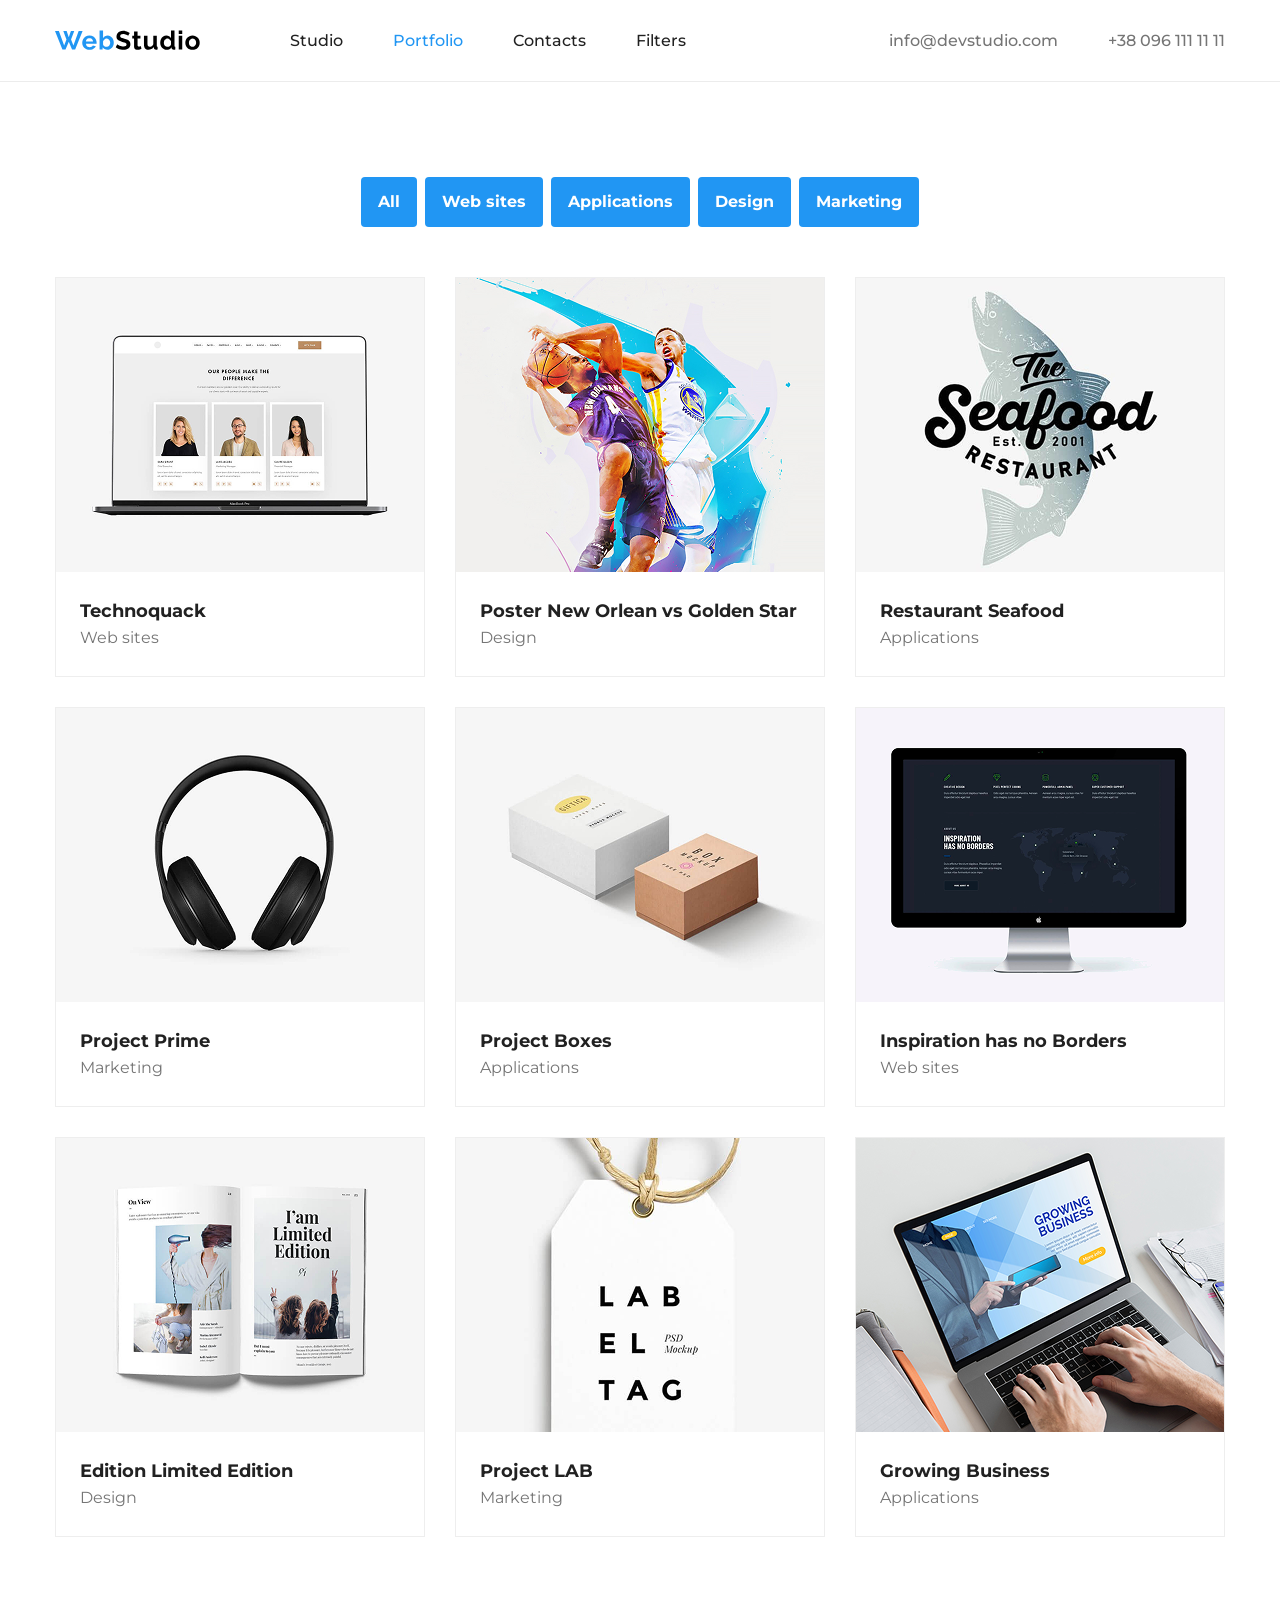
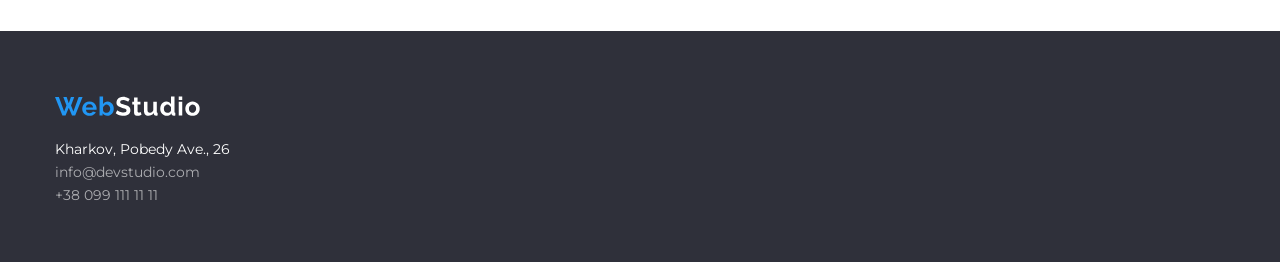
<file: portfolio.html>
<!DOCTYPE html>
<html lang="en">

<head>
 <meta charset="UTF-8">
 <meta name="viewport" content="width=device-width, initial-scale=1.0">
 <link rel="stylesheet" href="css/styles.css">
 <title>Portfolio</title>
</head>


<body>
 <header class="header">
   

    <div class="container header-container">
      <a class="header-logo" href="#">
        <img src="img/header-logo.svg" alt="WebStudio" width= "145" height="31">
      </a>
      <div class="header-burger">
        <span></span>
      </div>
      <nav class="header-nav">
        <a href="index.html">Studio</a>
        <a class="active" href="#">Portfolio</a>
        <a href="#">Contacts</a>
       <ul class="header-list">
          <li class="filters-list">
             <a href="#">Filters</a>
          <ul>
            <li>
              <a href="#">Web sites</a>
            </li>
            <li>
               <a href="#">Applications</a>
            </li>
            <li>
               <a href="#">Design</a>
            </li>
            <li>
               <a href="#">Marketing</a>
            </li>
             <ul class="header-list">
              <li class="filters-list">
               <a href="#">All</a>
               <ul class="header-list-second">
                <li class="dop-list">
                 <a href="#">Menu</a> 
                 </li>
                  <li class="dop-list">
                 <a href="#">Content</a> 
                </li>
               </ul>
            </li>
          </ul>   
          </li>
       </ul>
        
      </nav>

      <div class="header-info">
        <a href="mailto:info@devstudio.com">info@devstudio.com</a>
         <a href="tel:+380961111111">+38 096 111 11 11</a>
      </div>
       </header>


      <section class="content-box">
        <div class="content-container container">
         <button class="active-second button-second">All</button>
         <button class="button-second">Web sites</button>
         <button class="button-second">Applications</button>
         <button class="button-second">Design</button>
         <button class="button-second">Marketing</button>
        </div>
       </section>

        <section class="product">
        <div class="container product-cards">
         <div class="product-card">
         <div class="product-box">
          <img src="img/product-one.png" alt="content image" width="370" height="294">
           <div class="hover">
          <p>The resource offers comprehensive offers with different levels of functionality and services. All this will allow the visitor to obtain useful information about the company or individual.</p>
           </div>
          </div>
         <div>
          <h2 class="name-products">Technoquack</h2>
          <p class="services">Web sites</p>
         </div>
         </div>
         
          <div class="product-card">
         <div class="product-box">
          <img src="img/product-second.png" alt="content image" width="370" height="294">
          <div class="hover"> 
          <p>The resource offers comprehensive offers with different levels of functionality and services. All this will allow the visitor to obtain useful information about the company or individual.</p>
          </div>
         </div>
         <div>
          <h2 class="name-products">Poster New Orlean vs Golden Star</h2>
          <p class="services">Design</p>
          </div>
          </div>
        
         <div class="product-card">
         <div class="product-box">
          <img src="img/product3.png" alt="content image" width="370" height="294">
           <div class="hover">
           <p>The resource offers comprehensive offers with different levels of functionality and services. All this will allow the visitor to obtain useful information about the company or individual.</p>
          </div>
         </div>
         <div>
          <h2 class="name-products">Restaurant Seafood</h2>
          <p class="services">Applications</p>
         </div>
         </div>
        

         <div class="product-card">
         <div class="product-box">
          <img src="img/product4.png" alt="content image" width="370" height="294">
           <div class="hover">
            <p>The resource offers comprehensive offers with different levels of functionality and services. All this will allow the visitor to obtain useful information about the company or individual.</p>
           </div>
         </div>
         <div>
          <h2 class="name-products">Project Prime</h2>
          <p class="services">Marketing</p>
         </div>
          </div>
        
        
          <div class="product-card">
         <div class="product-box">
          <img src="img/product5.png" alt="content image" width="370" height="294">
          <div class="hover">
            <p>The resource offers comprehensive offers with different levels of functionality and services. All this will allow the visitor to obtain useful information about the company or individual.</p>
          </div>
         </div>
         <div>
          <h2 class="name-products">Project Boxes</h2>
          <p class="services">Applications</p>
          </div>
         </div>
        

         
          <div class="product-card">
         <div class="product-box">
          <img src="img/product6.png" alt="content image" width="370" height="294">
          <div class="hover">
            <p>The resource offers comprehensive offers with different levels of functionality and services. All this will allow the visitor to obtain useful information about the company or individual.</p>
          </div>
         </div>
         <div>
          <h2 class="name-products">Inspiration has no Borders</h2>
          <p class="services">Web sites</p>
         </div>
          </div>
         

         
          <div class="product-card">
         <div class="product-box">
          <img src="img/product7.png" alt="content image" width="370" height="294">
           <div class="hover">
            <p>The resource offers comprehensive offers with different levels of functionality and services. All this will allow the visitor to obtain useful information about the company or individual.</p>
           </div>
         </div>
         <div>
          <h2 class="name-products">Edition Limited Edition</h2>
          <p class="services">Design</p>
          </div>
         </div>
      

         
          <div class="product-card">
         <div class="product-box">
           <img src="img/product8.png" alt="content image" width="370" height="294">
           <div class="hover">
            <p>The resource offers comprehensive offers with different levels of functionality and services. All this will allow the visitor to obtain useful information about the company or individual.</p>
           </div>
         </div>
         <div>
          <h2 class="name-products">Project LAB</h2>
          <p class="services">Marketing</p>
          </div>
         </div>
       

        
         <div class="product-card">
         <div class="product-box">
          <img src="img/product9.png" alt="content image" width="370" height="294">
          <div class="hover">
            <p>The resource offers comprehensive offers with different levels of functionality and services. All this will allow the visitor to obtain useful information about the company or individual.</p>
          </div>
         </div>
         <div>
          <h2 class="name-products">Growing Business</h2>
          <p class="services">Applications</p>
          </div>
         </div>
        

       </section>
   

    <section class="footer">
        <div class="container">
          <div class="logo-footer">
            <img src="img/footer-logo.svg" alt="content image" width="145" height="31">
          </div>
          <nav class="footer-nav">
            <div class="box-footer">
            <p class="footer-p">Kharkov, Pobedy Ave., 26</p>
              <a href="mailto:info@devstudio.com">info@devstudio.com</a>
               <a href="tel:+380961111111">+38 099 111 11 11</a>
               </div>

          </nav>

       </section>

    </main>
</body>
</html>
</file>
<file: css/styles.css>
@import url("fonts.css");
@import url("reset.css");



.hidden {
  position: absolute;
  z-index: -1;
  width: 0;
  height: 0;
  opacity: 0;
}

.container {
  max-width: 1200px;
  margin: 0 auto;
  padding: 0 15px;
}

.header-container {
  display: flex;
  align-items: center;
  
}

.header-logo {
  margin-right: 90px;
}

.header-burger {
  display: none;
  width: 40px;
  height: 25px;
  margin-left: auto;
  position: relative;
  cursor: pointer;
}

.header-burger::before,
.header-burger::after,
.header-burger span {
  content:"";
  position: absolute;
  top: 0;
  left: 0;
  right: 0;
  height: 2px;
  background: #212121;
}

.header-burger span {
  top: 50%;
  transform: translateY(-50%);
}

.header-burger::after {
  top: auto;
  bottom: 0;
}

.header {
  padding: 25px 0;
  font-weight: 500;
  border-bottom: 1px solid #ECECEC;
  position: relative;
}

.header-nav, .header-info {
  display: flex;
  gap: 50px;
}

.header-nav a {
 color: #212121;
 text-decoration: none;
 font-family: "Montserrat", sans-serif;
 font-weight: 500;
}

.header-info {
  margin-left: auto;
}

.header-info a {
  color: #757575;
  text-decoration: none;
  font-family: "Montserrat", sans-serif;
  font-weight: 500;
}

.header-info a:hover,
.header-nav a:hover {
  color: #2196F3;
}

.header-nav a.active {
  color: #2196F3;
}

.btn {
  display: inline-block;
  color: #FFFFFF;
  font-size: 16px;
  font-weight: 700;
  letter-spacing: 1px;
  background: #2196F3;
  text-decoration: none;
  padding: 17px;
  min-width: 200px;
  cursor: pointer;
  text-align: center;
  font-family: "Montserrat", sans-serif;
}

.btn:hover {
 background: #035291;
}

.hero {
  min-height: 600px;
  background: #2F303A;
  color: #FFFFFF;
  display: flex;
  flex-flow: column;
  justify-content: center;
}

.hero-box {
  text-align: center;
  max-width: 700px;
  margin: 0 auto;
}

.hero-title {
  font-size: 44px;
  font-family: "Montserrat", sans-serif;
  line-height: 60px;
  font-weight: 900;
  text-transform: uppercase;
  letter-spacing: 2px;
  margin-bottom: 30px;
}

.about {
  padding: 94px 0;
}

.about-cards {
  display: flex;
  gap: 30px;
  flex-wrap: wrap;
}

.about-card {
  flex: 1 1 22%;
}

.about-card > .Attention-to-detail {
  margin-bottom: 10px;
  font-weight: 700;
  text-transform: uppercase;
  font-family: "Montserrat", sans-serif;

}

.about-card > .Punctuality {
  margin-bottom: 10px;
  font-weight: 700;
  text-transform: uppercase;
  font-family: "Montserrat", sans-serif;
  
}

.about-card > .Planning {
  margin-bottom: 10px;
  font-weight: 700;
  text-transform: uppercase;
  font-family: "Montserrat", sans-serif;
   
}

.about-card > .Modern-technologies {
  margin-bottom: 10px;
  font-weight: 700;
  text-transform: uppercase;
  font-family: "Montserrat", sans-serif;
   
}


.about-card p {
  color: #757575;
  line-height: 24px;
  font-family: "Montserrat", sans-serif;
}

.do {
  padding-bottom: 94px;
}

.do-cards {
  display: flex;
  
  flex-wrap: wrap;
  margin: 0 -15px;
}

.do-card {
  flex: 0 1 33.3333%;
  padding: 0 15px;
}

.do-card > div {
  overflow: hidden;
  position: relative;
  height: 294px;
}

.do-card img {
  width: 100%;
  height: 100%;
  object-fit: cover;
}

.do-title {
  font-family: "Montserrat", sans-serif;
  font-size: 36px;
  font-weight: 700;
  color: #212121;
  text-align: center;
  margin-bottom: 50px;
  padding-top: 94px;
}

.team {
  min-height: 600px;
  background: #F5F4FA;
  justify-content: center;
  
}


.box-team {
  background: #FFFFFF;
  border-radius: 0 0 4px 4px;
  box-shadow:   0px 1px 3px 0px rgba(0, 0, 0, 0.12), 0px 1px 1px 0px rgba(0, 0, 0, 0.14), 0px 2px 1px 0px rgba(0, 0, 0, 0.20); 
}

.name {
  font-family: "Montserrat", sans-serif;
  font-size: 16px;
  font-weight: 700;
  text-align: center;
  color: #212121;
  padding-top: 30px;
}

.prof {
  font-family: "Montserrat", sans-serif;
  font-size: 16px;
  font-weight: 400;
  color: #757575;
  text-align: center; 
  margin-top: 10px;
  
}

.box-team img {
   width: 100%;
  height: 260px;
  object-fit: cover;
}

.team-cards {
  display: flex;
  flex-wrap: wrap;
  margin: 0 -15px;
}

.team-card {
  flex: 0 1 25%;
  padding: 0 15px;
}

.team-card > div {
position: relative;
overflow: hidden;
}

.footer {
  background: #2F303A;
  padding: 60px 0;
}

.logo-footer {
  margin-bottom: 20px;
  display: inline-block;
  margin-bottom: 0 0 20px;
}

.footer-nav a {
  font-family: "Montserrat", sans-serif;
  font-size: 14px;
  font-weight: 400;
  flex-flow: column;
  color: #FFFFFF;
  text-decoration: none;
  opacity: 60%;
}

.footer-p {
  font-family: "Montserrat", sans-serif;
  color: #FFFFFF;
  font-size: 14px;
  font-weight: 400;
}


.box-footer {
  display: flex;
  flex-flow: column;
  gap: 9px;
}



.button {
   display: inline-block;
  color: #FFFFFF;
  font-weight: 700;
  background: #2196F3;
  padding: 11px 30px;
  cursor: pointer;
  font-family: "Montserrat", sans-serif;
   border-radius: 4px 4px 4px 4px;
}

.button-second {
 font-weight: 700;
 padding: 11px 30px;
 font-family: "Montserrat", sans-serif;
 border-radius: 4px 4px 4px 4px;
 background: #F5F4FA;
 cursor: pointer;
flex-shrink: 0;
flex-grow: 0;
}

.button-second:hover{
  background: #2196F3;
  color: #FFFFFF;
} 

.content-container {
   display: flex;
  gap: 8px;
  justify-content: center;
  flex-wrap: wrap;
  padding: 10px;
}

 
.content-box {
  padding: 95px 0 50px;
}

.name-products {
 font-family: "Montserrat", sans-serif;
  font-size: 18px;
  font-weight: 700;
  color: #212121;
  padding-top: 30px; 
 padding-left: 24px;
}

.services {
  font-family: "Montserrat", sans-serif;
  font-size: 16px;
  font-weight: 400;
  color: #757575;
  padding-top: 10px;
  padding-bottom: 30px;
  padding-left: 24px;
}
 
.text-div {
  padding: 30px;
  padding-top: 10px;
}

.active-second {
  background: #2196F3;
  color: #FFFFFF;
}


.product {
  margin-bottom: 94px;
}

.product-cards {
  display: flex;
  flex-wrap: wrap;
  justify-content: center;
  margin: 0 -15px 95px; 
  box-sizing: border-box;
  gap: 30px;
}

 
.product-card {
  border: 1px solid #EEE;
  box-sizing: border-box;
  flex: 1 1 30%;
}

.product-card img {
  width: 100%;
  height: auto;
  display: block;
}


 .product-box {
  position: relative;
  cursor: pointer;
  height: 294px;
  overflow: hidden;
}


 .product-box img {
  width: 100%;
  height: 100%;
  object-fit: cover;
}

.hover {
  font-family: "Montserrat", sans-serif;
  background: rgba(33, 150, 243, 0.9);
  color: #FFFFFF;
  position: absolute;
  inset: 0;
  line-height: 28px;
  letter-spacing: 0.5px;
  display: none;
  text-align: center;
  font-size: 18px;
  align-items: center;
}


.product-card:hover .hover {
  display: flex;
}

.filters-list {
  display: block;
  position: relative;
  z-index: 10;
}


.filters-list>ul {
  position: absolute;
  top: 100%;
  display: none;
  padding-top: 31px;
}

.filters-list a {
   display: block;
   text-decoration: none;
}

.filters-list:hover>ul {
  display: block;
}

.filters-list>ul a {
  white-space: nowrap;
  background: #F5F4FA;
  padding: 8px;
}

.filters-list>.header-list-second {
  left: auto;
  right: 100%;
  padding: 0;
  top: 0;
}


.menu {
  width: 40px;
  height: 30px;
  position: absolute;
  top: 25px;
  left: 15px;
  cursor: pointer;
  z-index: 15;
}

.menu::before, 
.menu::after,
.menu span {
  content: "";
  position: absolute;
  top: 0;
  left: 0;
  right: 0;
  height: 3px;
  background: #212121;
}

.menu::after {
  top: auto;
  bottom: 0;
}

.menu span {
  top: 50%;
  margin-top: -2px;
}

.menu:hover {
  position: fixed;
}

.aside {
  position: fixed;
  top: 0;
  left: 0;
  bottom: 0;
  width: 300px;
  background: #F5F4FA;
  padding: 90px 20px 20px;
  display: none;
}

.menu:hover+.aside,
.aside:hover {
  display: block ;
}


.main-text {
  font-family: "Montserrat", sans-serif;
  font-weight: 700;
  font-size: 44px;
  color: #FFFFFF;
  display: flex;
  align-items: center;
  justify-content: center;
  padding-top: 200px;
  text-transform: uppercase;
}

.container-second {
  position: relative;
  width: 100%;
  height: 600px;
}

.image-bg {
  background: url('../img/main.png') no-repeat;
  background-size: cover;
  background-position: center;
  height: 600px;
  position: relative; 
  display: flex;
  justify-content: center;
  align-items: flex-start;
}

.image-bg::before {
  content: "";
  position: absolute;
  inset: 0;
  background-color: rgba(47, 48, 58, 0.4);
  z-index: 1;
}

.content-wrapper {
  display: flex;
  flex-direction: column;
  align-items: center;
  gap: 30px; 
  text-align: center;
  z-index: 1;
  position: relative;
  max-width: 700px;
}


.button-second {
  color: #FFFFFF;
  font-size: 16px;
  font-weight: 700;
  background: #2196F3;
  text-decoration: none;
  padding: 17px;
  cursor: pointer;
  text-align: center;
  font-family: "Montserrat", sans-serif;
}

.button-second:hover {
  background-color: #1976d2;
}

.antenna {
  width: 270px;
  padding-top: 150px;
  margin-top: 94px;
  margin-bottom: 94px;
  position: relative;
}

.antenna::before {
  content: "";
  position: absolute;
  top: 0;
  left: 0;
  right: 0;
  height: 120px;
  border-radius: 4px;
  background: #F5F4FA url("../img/antenna\ 1.svg") no-repeat 50%/70px;
}

.text-h1 {
  font-family: "Montserrat", sans-serif;
  font-size: 14px;
  font-weight: 700;
  color: #212121;
  text-transform: uppercase;
}

.text-p {
  font-family: "Montserrat", sans-serif;
  font-size: 14px;
  color: #757575;
  padding-top: 10px;
}

.clock {
  width: 270px;
  padding-top: 150px;
  margin-top: 94px;
  margin-bottom: 94px;
  position: relative; 
}

.clock::before {
  content: "";
  position: absolute;
  top: 0;
  left: 0;
  right: 0;
  height: 120px;
  border-radius: 4px;
  background: #F5F4FA url("../img/clock\ 1.svg")  no-repeat 50%/70px;
}

.diagram {
  width: 270px;
  padding-top: 150px;
  margin-top: 94px;
  margin-bottom: 94px;
  position: relative; 
}

.diagram::before {
  content: "";
  position: absolute;
  top: 0;
  left: 0;
  right: 0;
  height: 120px;
  border-radius: 4px;
  background: #F5F4FA url("../img/diagram\ 1.svg") no-repeat 50%/70px;
}

.astronaut {
  width: 270px;
  padding-top: 150px;
  margin-top: 94px;
  margin-bottom: 94px;
  position: relative; 
}

.astronaut::before {
  content: "";
  position: absolute;
  top: 0;
  left: 0;
  right: 0;
  height: 120px;
  border-radius: 4px;
  background: #F5F4FA url("../img/astronaut\ 1.svg") no-repeat 50%/70px;
}

.cards-main {
  display: flex;
  flex-direction: row;
  justify-content: center; 
  gap: 30px; 
  flex-wrap: wrap; 
}

.texth1 {
  font-family: "Montserrat", sans-serif;
  font-size: 36px;
  font-weight: 700;
  color: #212121;
  padding-bottom: 50px;
}

.desctop {
  position: relative;
  width: 370px;
  height: 294px;
  background-image: url('../img/desktop.png');
  background-size: cover;
  background-position: center;
  overflow: hidden;
  cursor: pointer;
  margin-top: 50px;
}

.desctop::after {
  content: "Desktop applications";
  position: absolute;
  bottom: 0;
  left: 0;
  width: 100%;
  height: 70px;
  background-color: rgba(47, 48, 58, 0.8);
  color: white;
  display: flex;
  align-items: center;
  justify-content: center;
  font-size: 14px;
  font-weight: 700;
  text-align: center;
  text-transform: uppercase; 
  font-family: "Montserrat", sans-serif;
}

.mobile {
  position: relative;
  width: 370px;
  height: 294px;
  background-image: url("../img/mobile.png");
  background-size: cover;
  background-position: center;
  overflow: hidden;
  cursor: pointer;
  margin-top: 50px;
}


.mobile::after {
  content: "Mobile applications";
  position: absolute;
  bottom: 0;
  left: 0;
  width: 100%;
  height: 70px;
  background-color: rgba(47, 48, 58, 0.8);
  color: white;
  display: flex;
  align-items: center;
  justify-content: center;
  font-size: 14px;
  font-weight: 700;
  text-align: center;
  text-transform: uppercase; 
  font-family: "Montserrat", sans-serif;
}

.design1 {
  position: relative;
  width: 370px;
  height: 294px;
  background-image: url("../img/design.png");
  background-size: cover;
  background-position: center;
  overflow: hidden;
  cursor: pointer;
  margin-top: 50px;
}

.design1::after {
  content: "Design solutions";
  position: absolute;
  bottom: 0;
  left: 0;
  width: 100%;
  height: 70px;
  background-color: rgba(47, 48, 58, 0.8);
  color: white;
  display: flex;
  align-items: center;
  justify-content: center;
  font-size: 14px;
  font-weight: 700;
  text-align: center;
  text-transform: uppercase; 
  font-family: "Montserrat", sans-serif;
}

.image-cards {
  display: flex;
  flex-direction: column;
  align-items: center;

}

.card-wrapper {
  display: flex;
  gap: 30px;
  justify-content: center;
  padding-bottom: 94px;
}



.hero-second {
  background: #F5F4FA;
  background-size: cover;
  background-position: center;
  padding-top: 94px;
  padding-bottom: 94px;
  background-position: center;
  padding: 94px 0;
      
}

.team-second {
  position: relative;
}

.container {
  max-width: 1200px; 
  margin: 0 auto;
  padding: 0 15px;
}

.team-title {
  text-align: center;
  font-size: 36px;
  font-weight: 700;
  margin: 0 0 50px 0;
  color: #212121;
  font-family: "Montserrat", sans-serif;
}

.card-wrapper {
  display: flex;
  justify-content: center;
  gap: 30px;
  flex-wrap: wrap;
}

.card-second {
  text-align: center;
  width: 270px;
  height: 428px;
  background-color: #fff;
  box-shadow:  0px 1px 3px 0px rgba(0, 0, 0, 0.12), 0px 1px 1px 0px rgba(0, 0, 0, 0.14), 0px 2px 1px 0px rgba(0, 0, 0, 0.20);
  border-radius: 4px;
  overflow: hidden;
}

.card-second img {
  width: 100%;
  height: auto;
  display: block;
  object-fit: cover;
}

.card-name {
  margin-top: 30px;
  margin-bottom: 10px;
  font-size: 16px;
  font-weight: 500;
  font-family: "Montserrat", sans-serif;
  color: #212121;
}

.card-role {
  font-size: 16px;
  color: #757575;
  font-family: "Montserrat", sans-serif;
  margin-bottom: 0; 
}



.social-icons {
 display: flex;
  gap: 10px;
  list-style: none;
  padding: 20px 0 0;
  margin: 0;
  justify-content: center; 
  cursor: pointer;
}

.social-icons:hover {
  fill: #FFFFFF;
}




.card-icons {
   width: 44px;
  height: 44px;
  background-color: #ffffff ; 
  border-radius: 50%;
  background-repeat: no-repeat;
  background-position: center;
  background-size: 50%;
  display: flex;
  align-items: center;
  justify-content: center;
}

.card-icons:hover {
  background-color: #2196F3;
  transition: background-color 0.5s;
}

.icons-social {
  width: 20px;
  height: 20px;
  fill: #AFB1B8;
}

.card-icons:hover .icons-social {
  fill: #ffffff;
}




.footer-social-icons {
  display: flex;
  gap: 10px;
  list-style: none;
  padding: 20px 0 0;
  margin: 0;
  justify-content: center; 
  cursor: pointer;
}

.footer-icon {
  width: 44px;
  height: 44px;
  background-color: rgba(255, 255, 255, 0.1); 
  border-radius: 50%;
  background-repeat: no-repeat;
  background-position: center;
  background-size: 50%;
  display: flex;
  align-items: center;
  justify-content: center;
}


.icon-footer {
  width: 20px;
  height: 20px;
  fill:  #fff;
}

.footer-icon:hover {
  background-color: #2196F3;
   transition: background-color 0.5s;
}



.footer-join {
  margin-left: 70px;
  display: flex;
  flex-direction: column;
  align-items: flex-start;
  margin-top: 12px;
}


.footer-join-title {
  font-size: 14px;
  color: white;
  font-weight: 600;
  font-family: "Montserrat", sans-serif;
}

.footer-container {
  display: flex;
}

.customers-title {
  text-align: center;
  font-size: 36px;
  font-weight: 700;
  margin: 0 0 50px 0;
  color: #212121;
  font-family: "Montserrat", sans-serif;
  padding-top: 94px;
  padding-bottom: 50px;
}

.customers { padding-bottom: 94px;
}


.cards-wrapper {
  display: flex;
  flex-wrap: wrap;
  gap: 30px;
  justify-content: center;
}

.cards-block {
 flex: 1 1 11%;
  height: 92px;
  display: flex;
  align-items: center;
  justify-content: center;
  border: 1px solid #AFB1B8; 
  border-radius: 4px;
  background-color: #ffffff;
  cursor: pointer;
  transition: border-color 0.3s ease;
}

.cards-block:hover {
  border-color: #2196f3;
}

.cards-icon {
  width: 106px;
  height: 60px;
  fill: #AFB1B8; 
  transition: fill 0.3s ease;
}

.cards-block:hover svg {
  fill: #2196f3 ;

}

@media screen and (max-width:1200px) {
  .header-logo {
    margin-right: 30px;
  }
   .header-nav,
  .header-info {
    gap: 30px
  }
  .team-card {
    flex-basis: 50%;
  }
  .team-cards {
    row-gap: 30px;
  }
   .team-cards {
    margin-bottom: 94px;
   }
  
}


@media screen and (max-width:1061px) {
  .product-card {
    flex: 1 1 40%;
  }
  
}

@media screen and (max-width: 1000px) {
  .header-logo {
    margin-right: 30px;
  }
  .header-nav,
  .header-info {
    gap: 30px
  }
  .product-card {
    flex: 0 1 calc(48% - 20px); 
  }
}

@media screen and (max-width: 920px) {
  .header-nav,
  .header-info {
    display: none;
  }
  .header-burger {
    display: block;
  }

.about-card {
  flex: 1 1 47%;
}

.do-cards {
  row-gap: 30px;
}

.do-card {
  flex-basis: 50%;
}
 .product-card {
    
  }
}

@media screen and (max-width: 768px) {
  .hero {
    min-height: 400px; 
  }
  .hero-title {
    font-size: 26px;
    line-height: 42px;
  }
  .about-card {
  flex: 1 1 100%;
}
.do-title {
  font-size: 28px;
}
 .content-container {
  justify-content: flex-start;
 }
}

@media screen and (max-width: 640px) {
  .hero-title {
    font-size: 26px;
    line-height: 42px;
  }
.hero {
  min-height: 400px;
}
.about-card {
  flex: 1 1 100%;
}
  .do-card {
    flex-basis: 100%;
  }

  .do-card > div {
    height: 200px;
  }
  .team {
    flex: 1 1 100%;
    min-height: 400px;
  }

  .team-card {
    flex: 0 1 100%;
  }

   .product-card {
    flex: 0 1 100%;
  }

}
</file>
